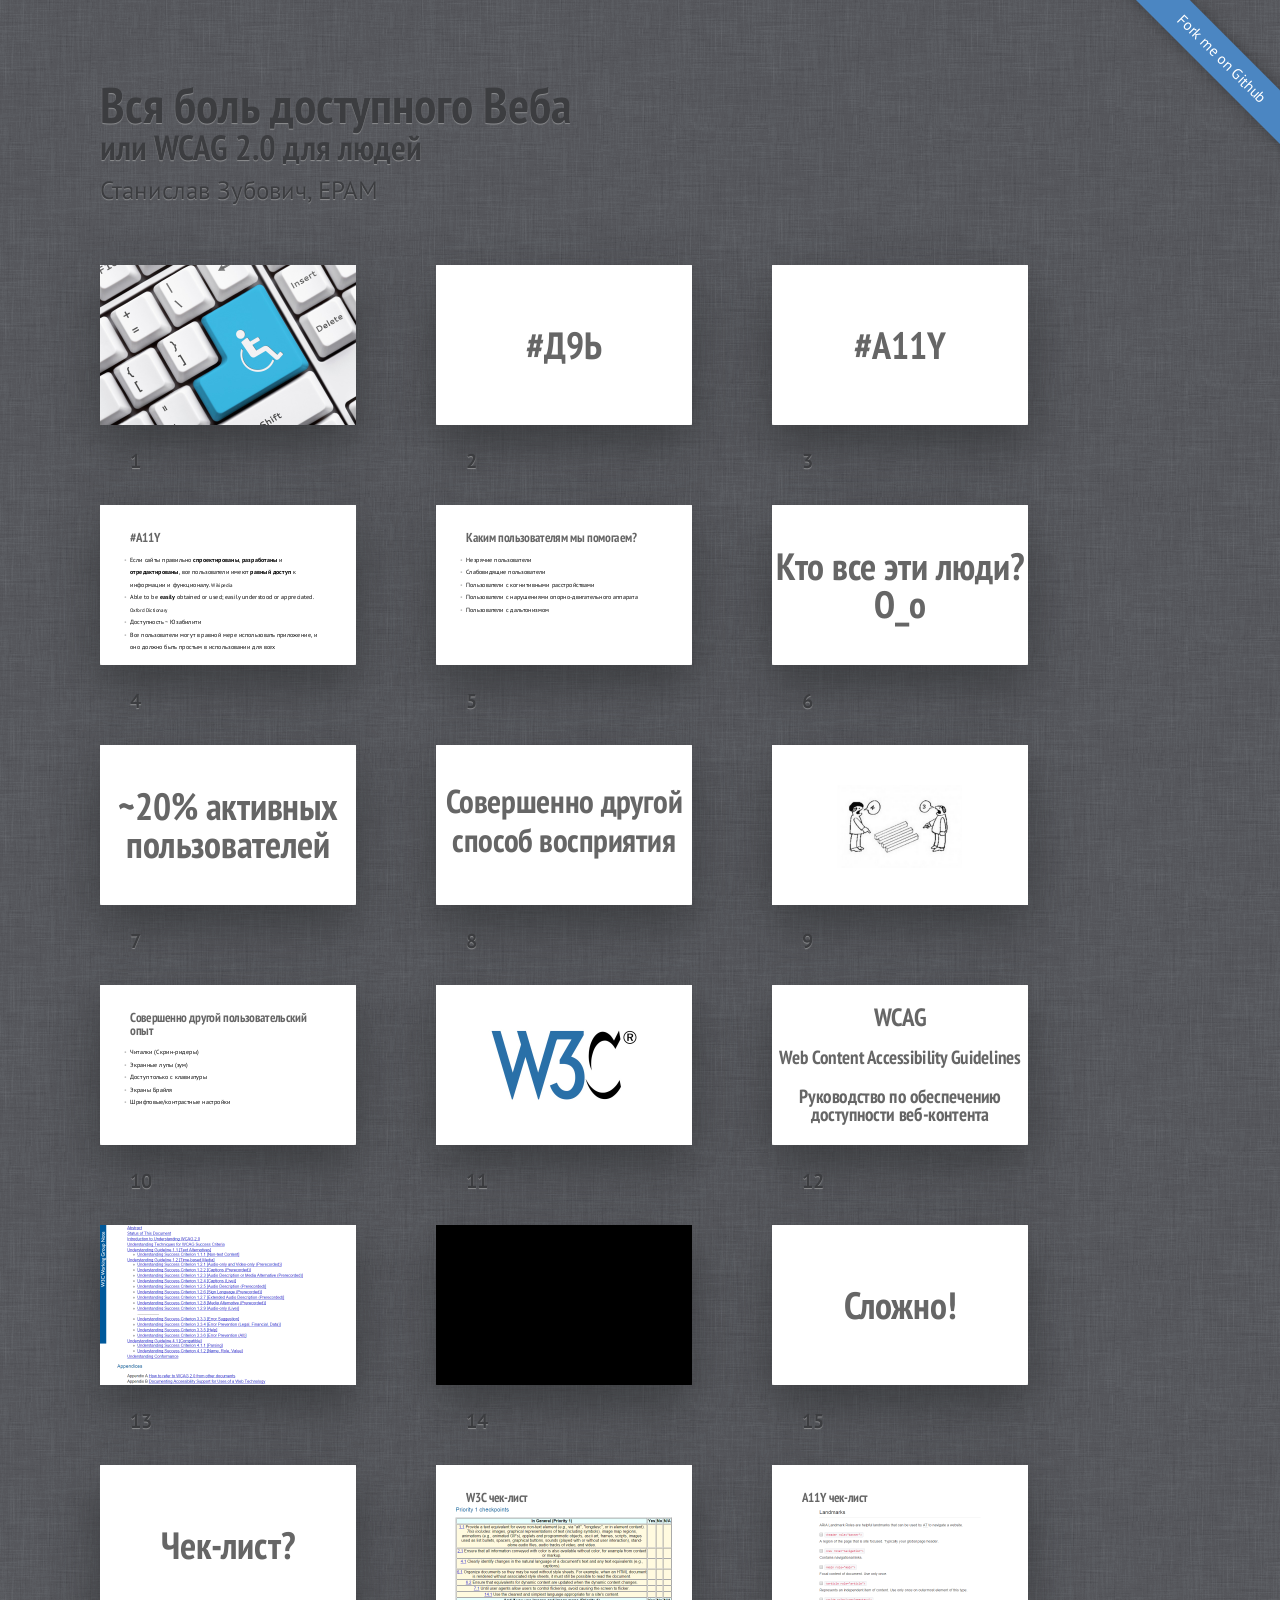
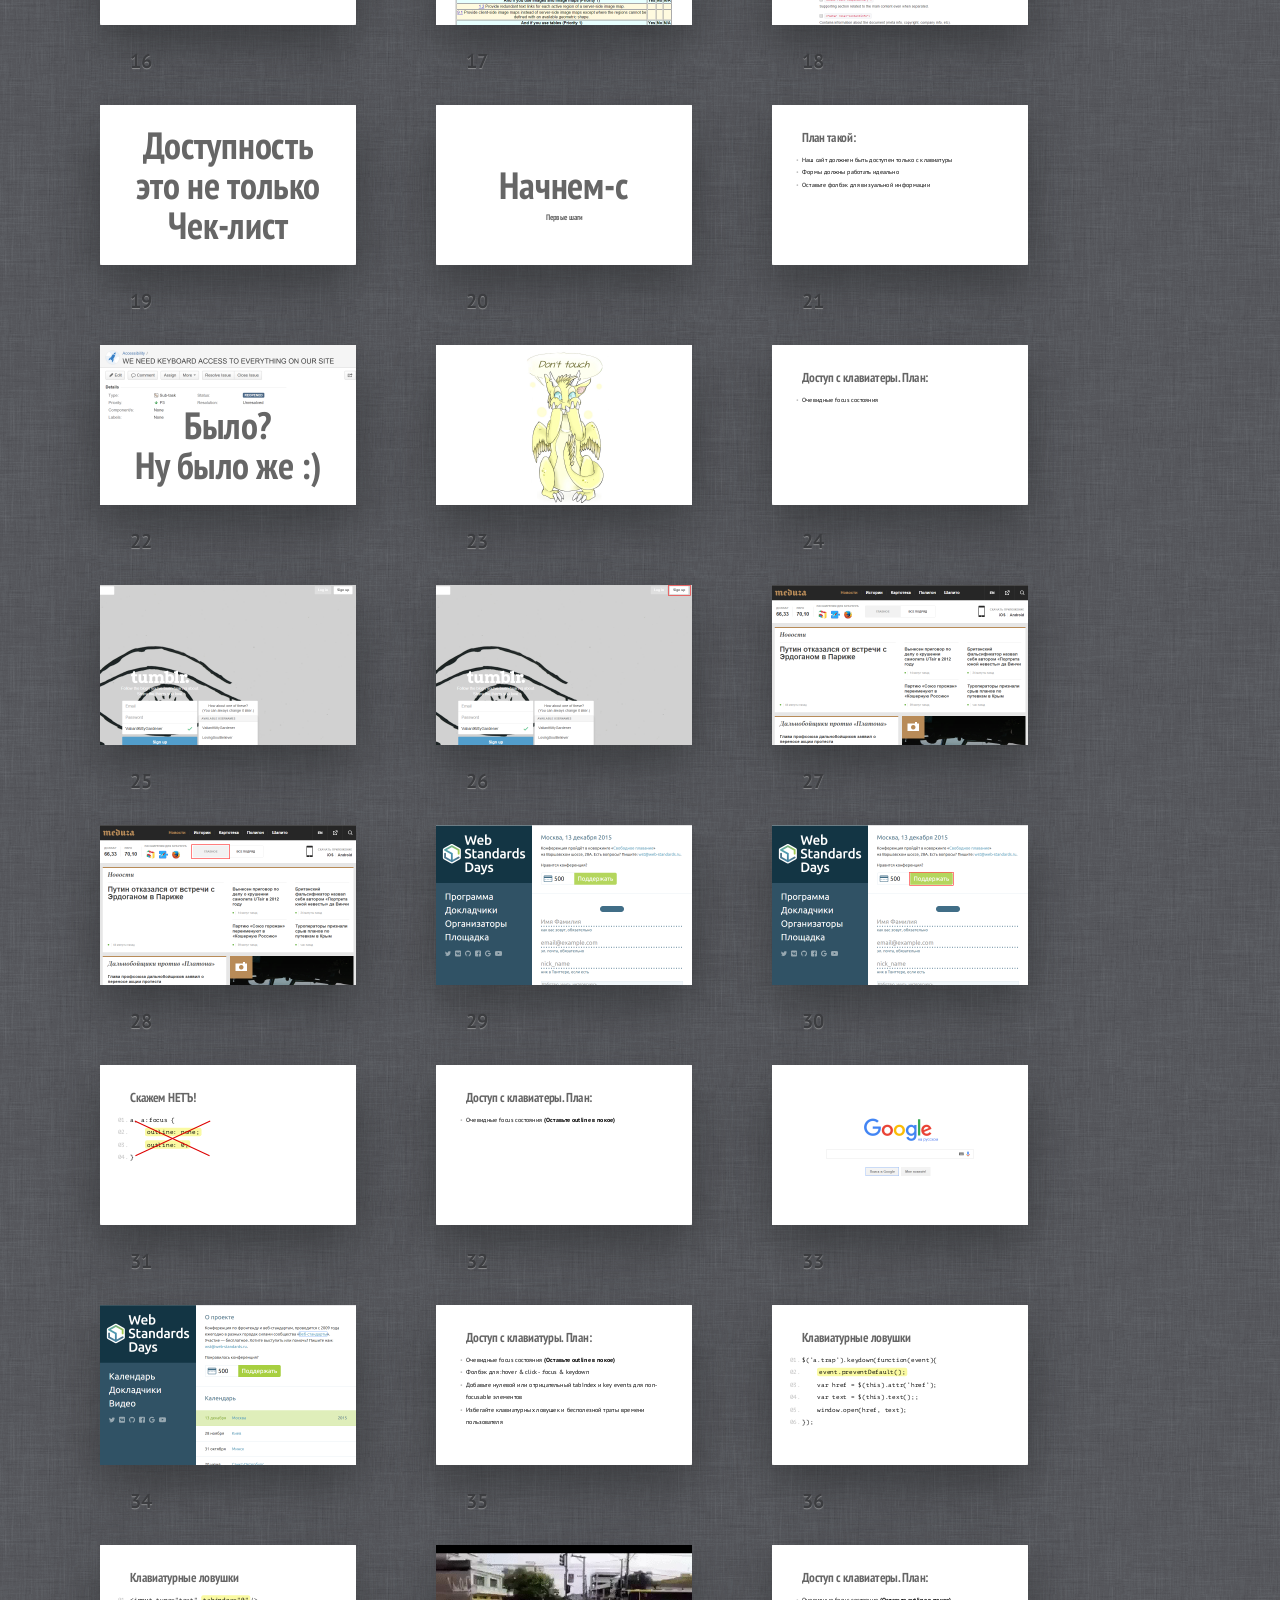
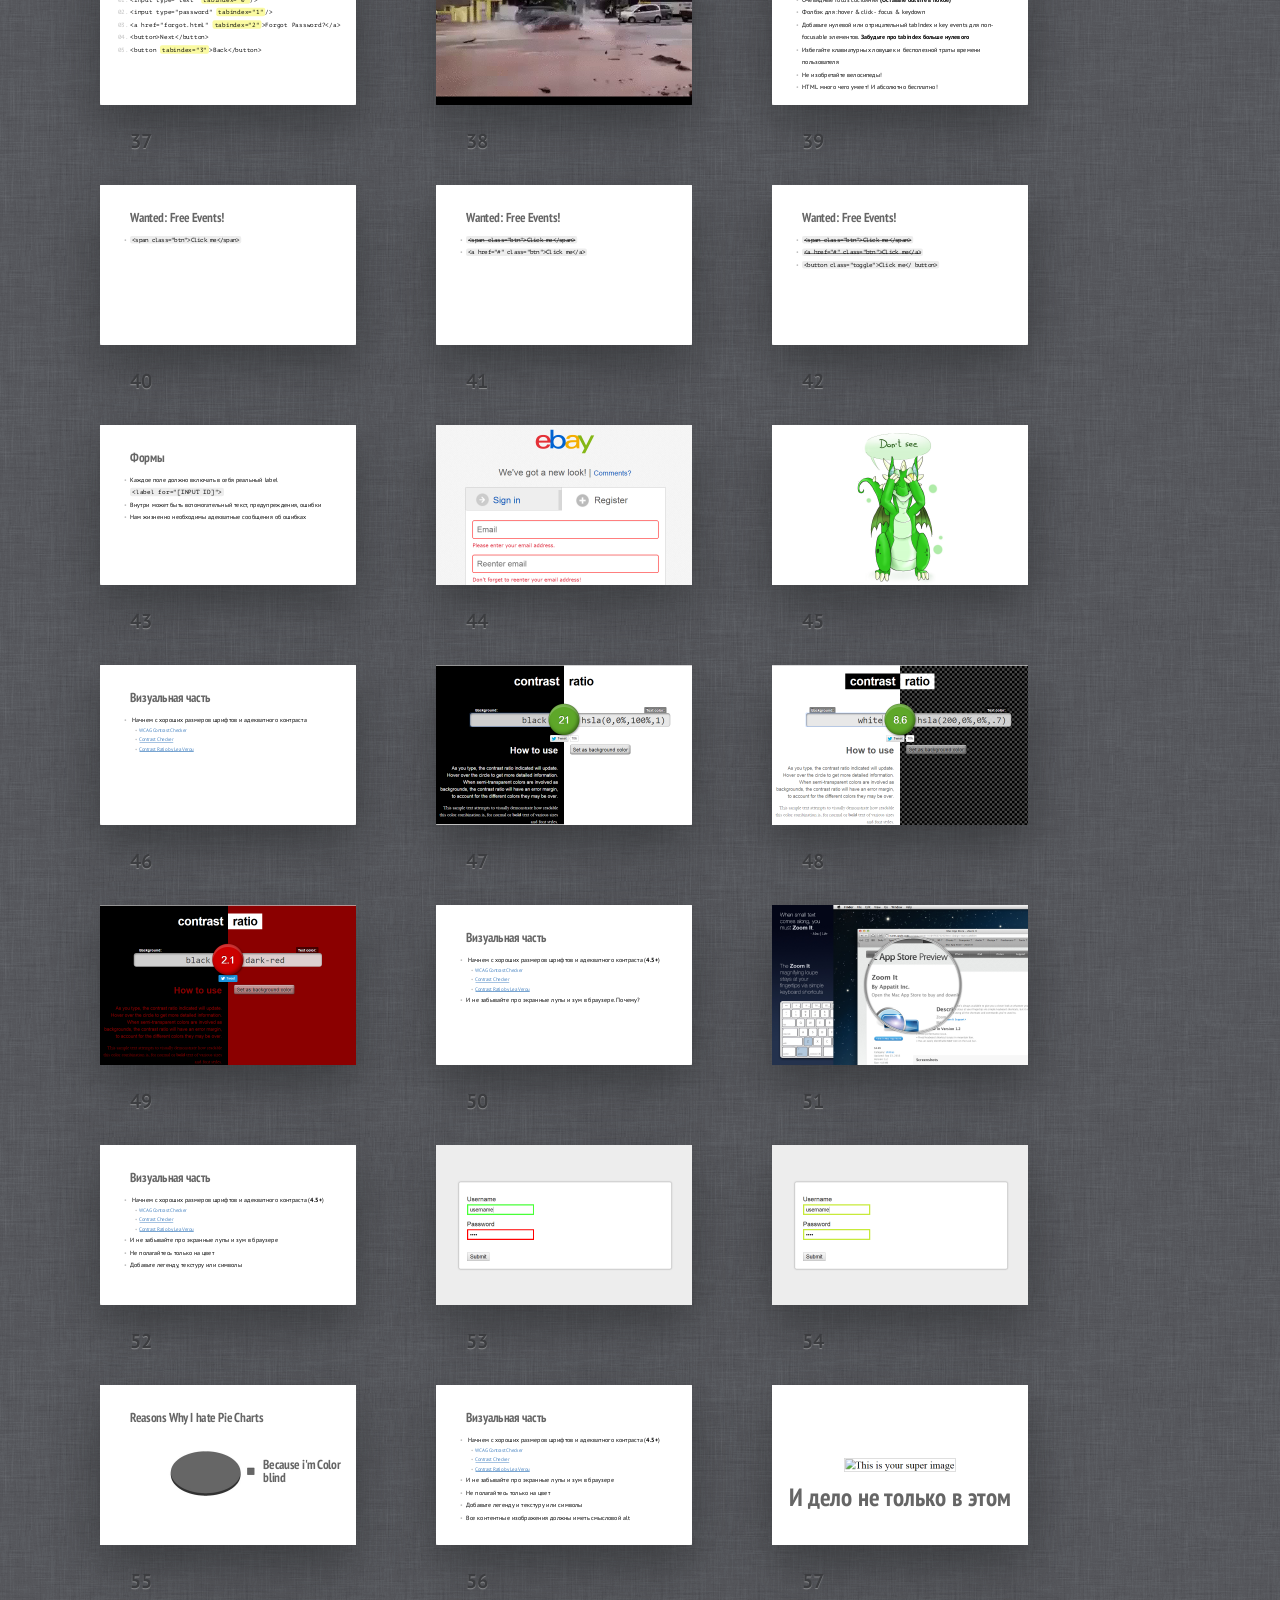
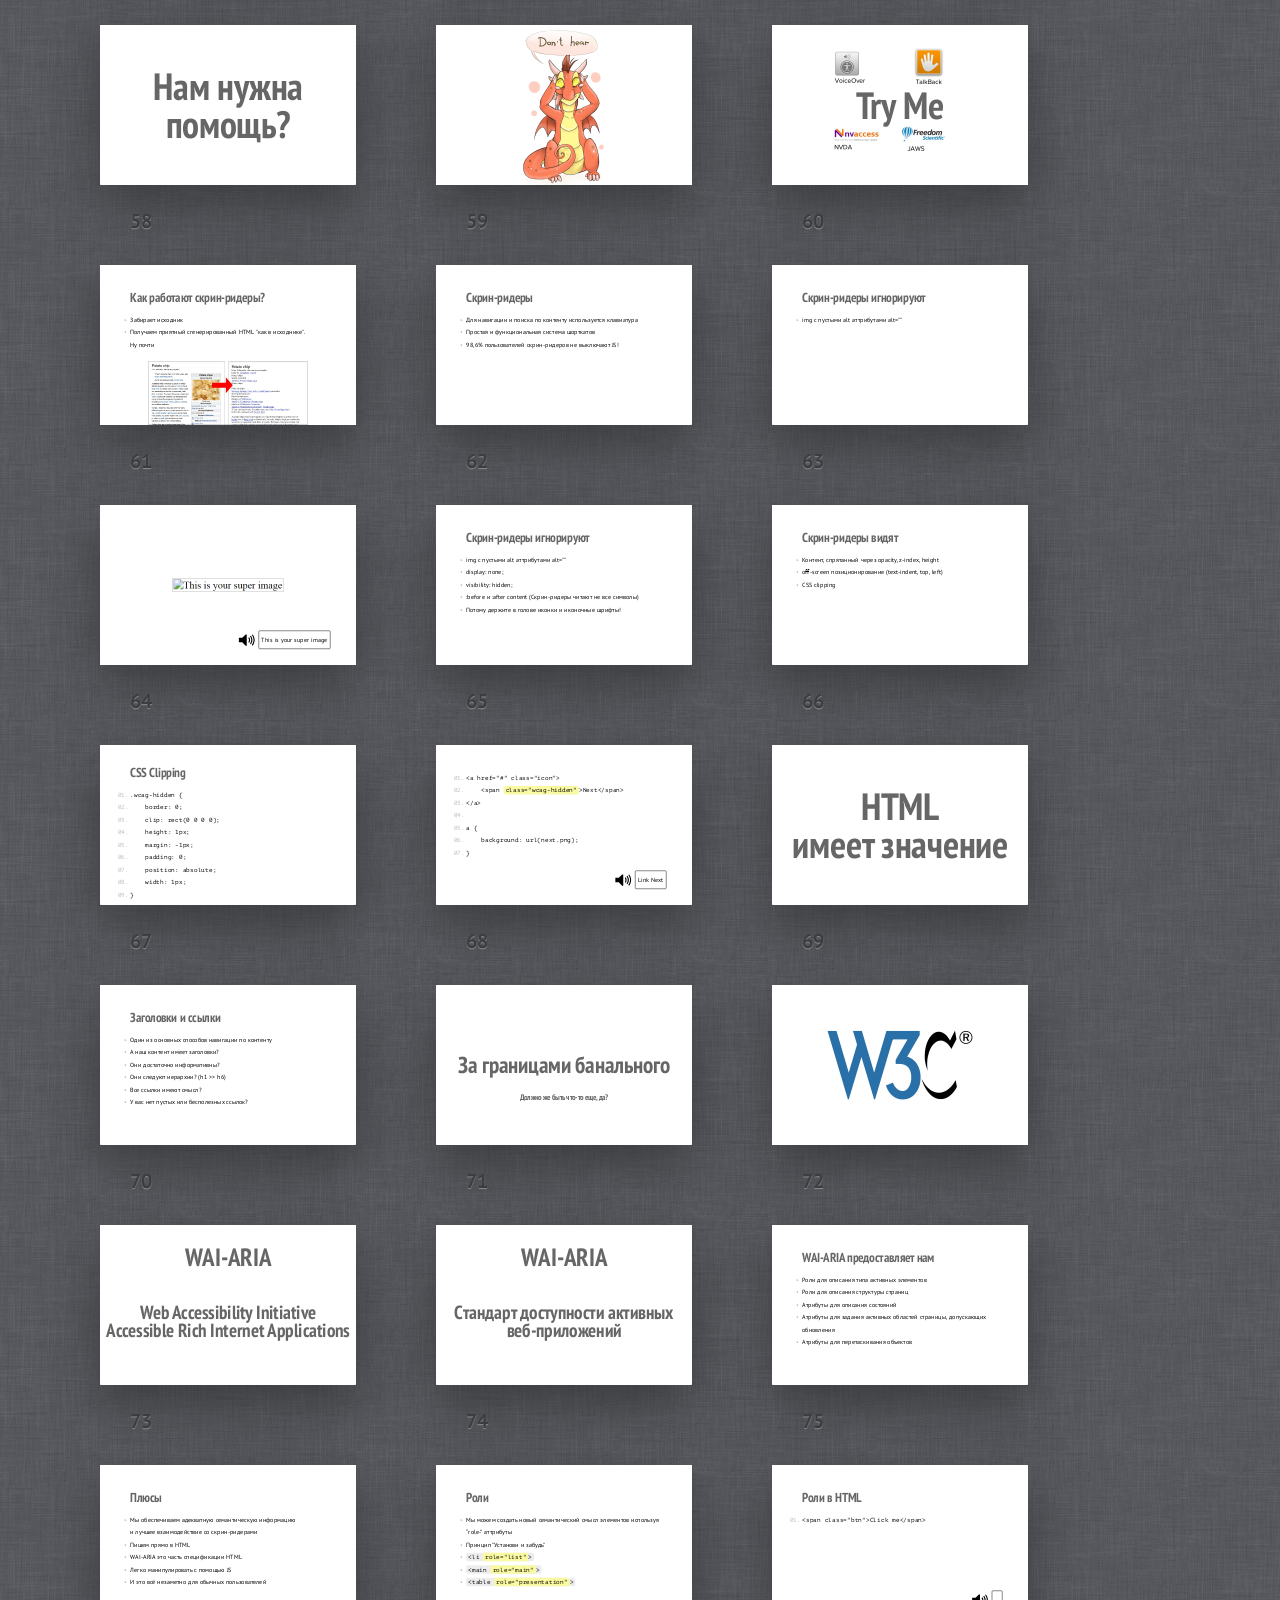
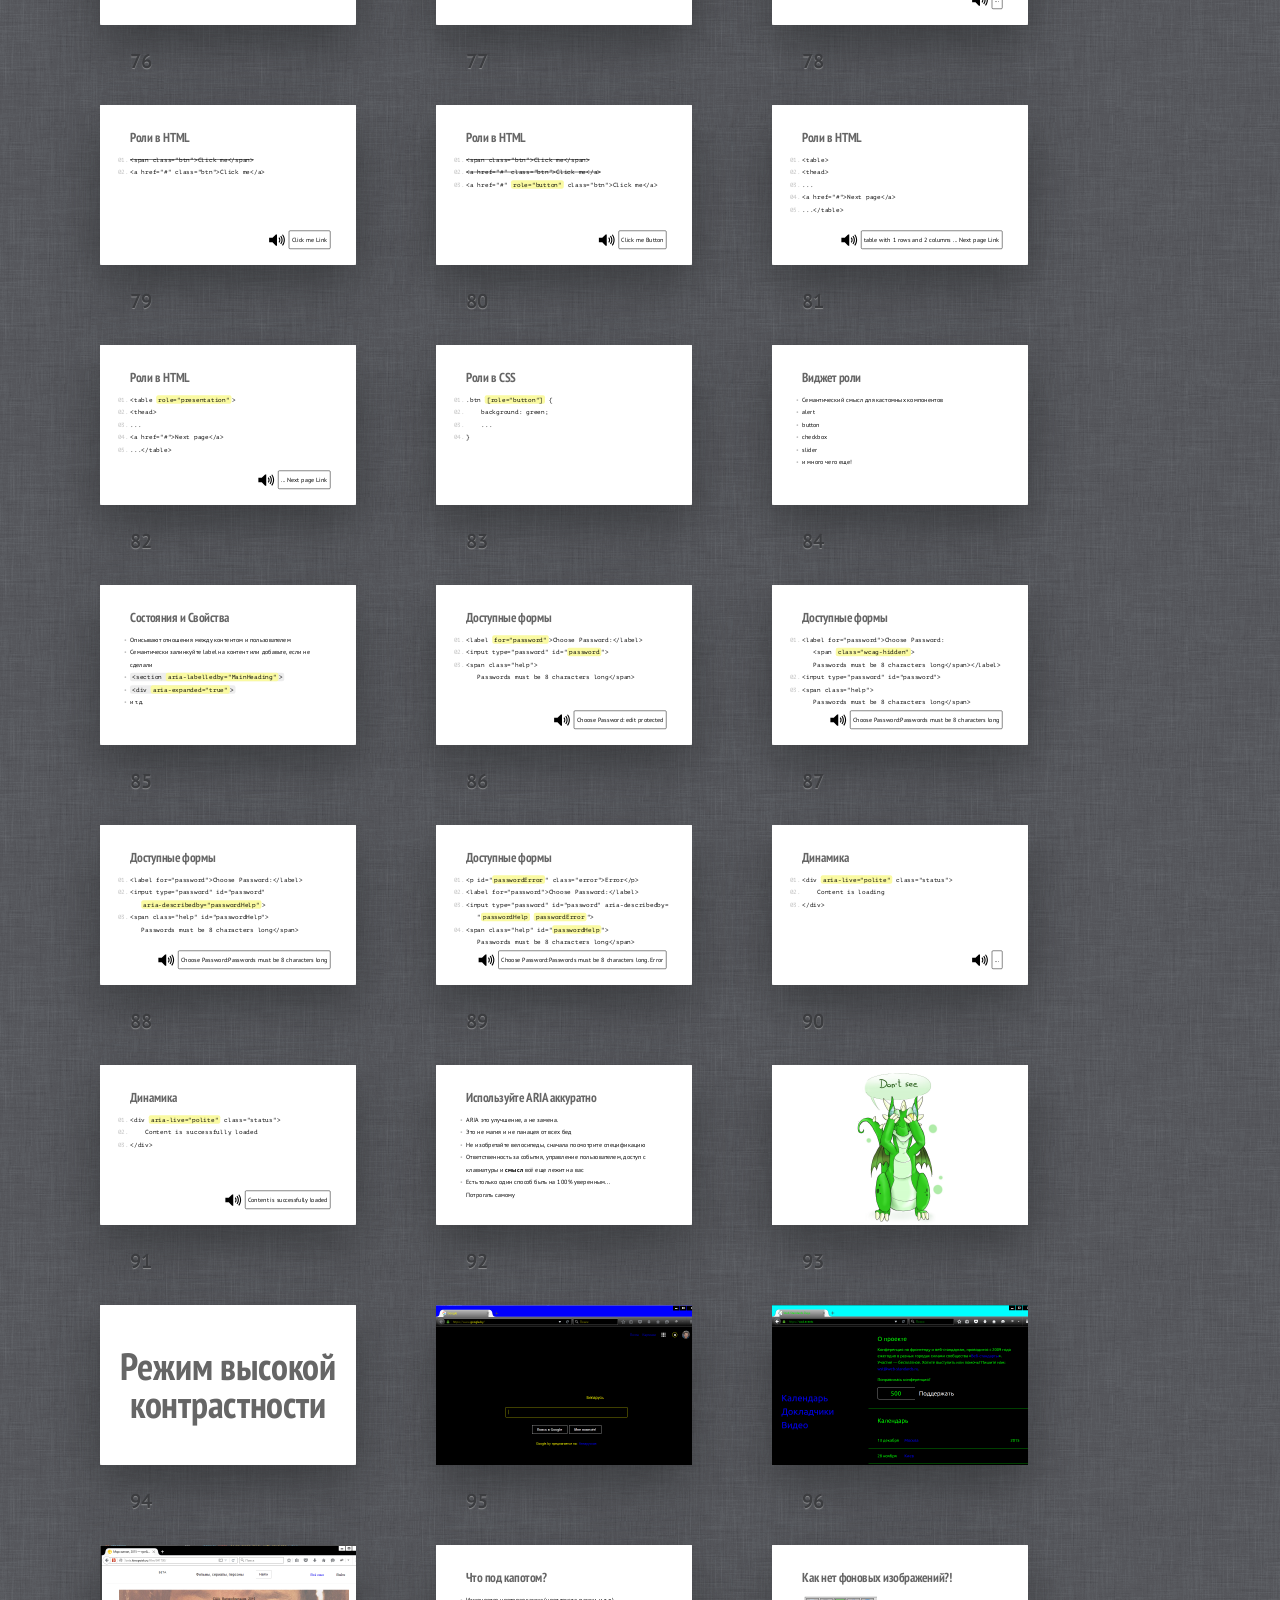
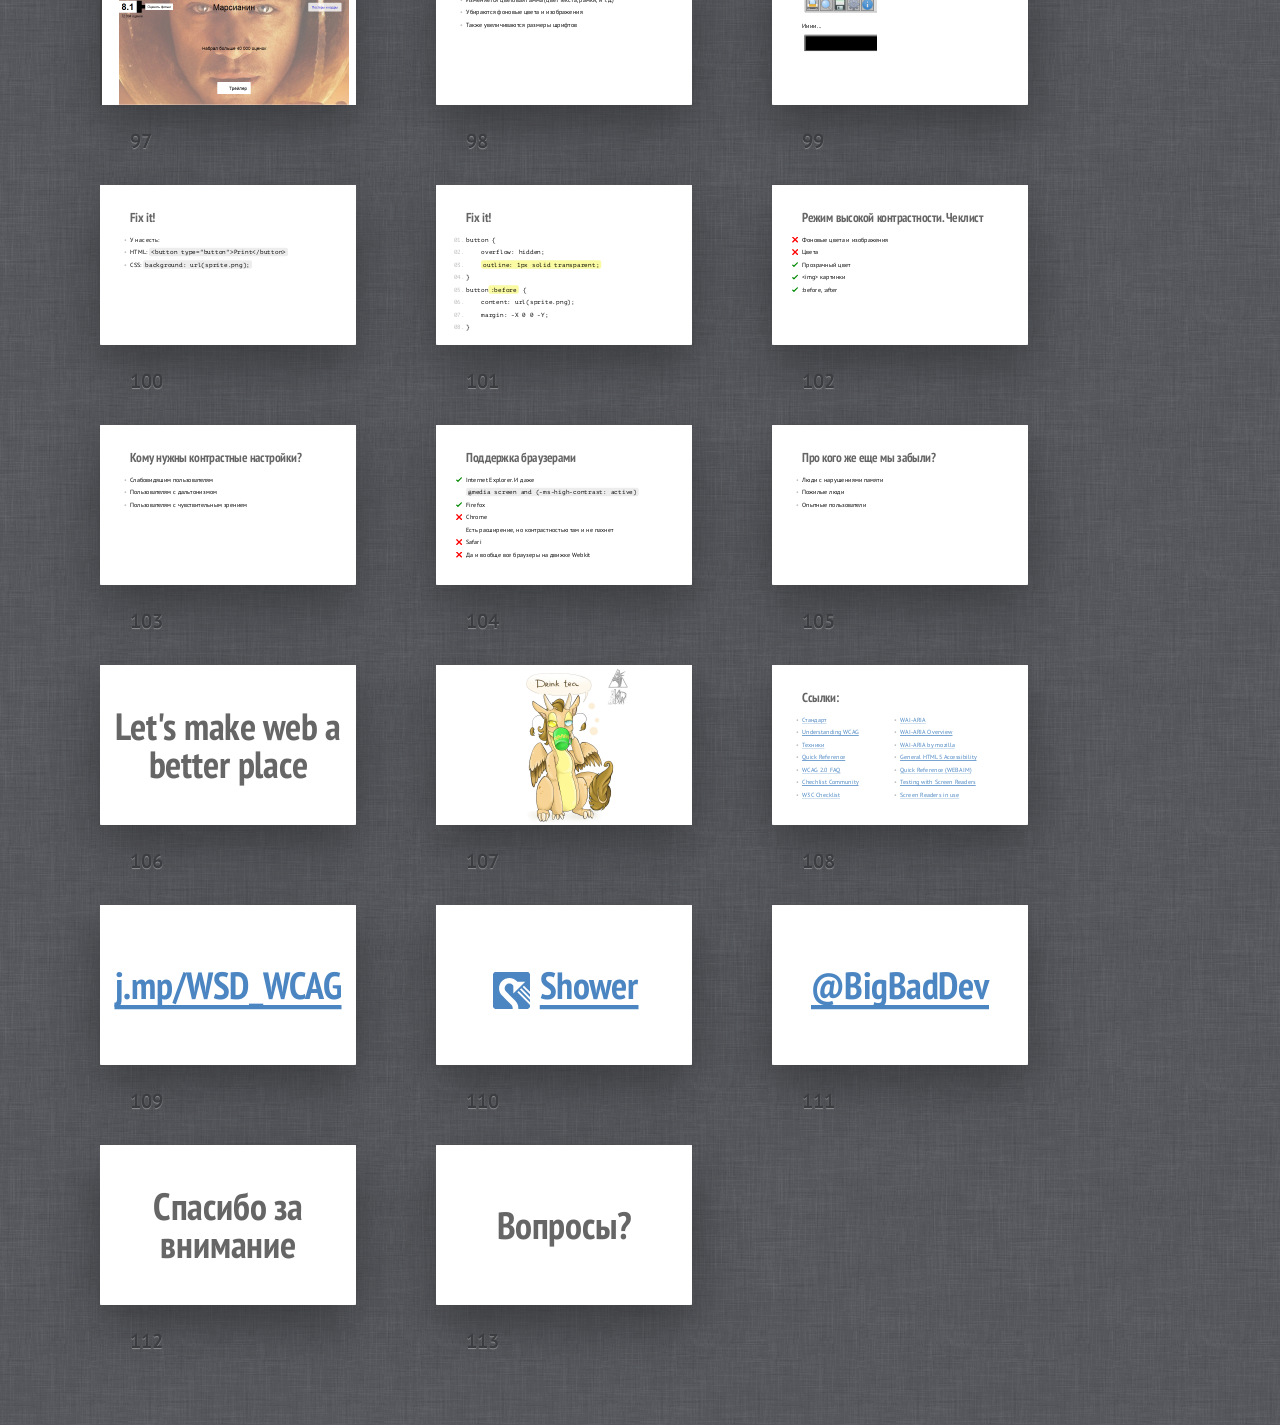
<file: index.html>
<!DOCTYPE HTML>
<html lang="en">
<head>
	<title>Вся боль доступного Веба</title>
	<meta charset="utf-8">
	<meta name="viewport" content="width=792, user-scalable=no">
	<meta http-equiv="x-ua-compatible" content="ie=edge">
	<link rel="stylesheet" href="shower/themes/ribbon/styles/screen.css">
	<link rel="stylesheet" href="index.css">
</head>
<body class="shower list">
	<header class="caption">
		<h1>Вся боль доступного Веба</h1>
		<h1 style="font-size: 35px"> или WCAG 2.0 для людей</h1>
		<p>Станислав Зубович, EPAM</p>
	</header>
	<section class="slide cover shout" id="Cover"><div>
		<img src="pictures/accessibility.jpg" alt="">
		</div></section>

	<section class="slide shout"><div>
		<h2>#Д9Ь</h2>
		</div></section>

	<section class="slide shout"><div>
		<h2>#A11Y</h2>
		</div></section>

	<section class="slide"><div>
		<h2>#A11Y</h2>
		<ul>
			<li class="next">Если сайты правильно <b>спроектированы</b>, <b>разработаны</b> и <b>отредактированы</b>, все пользователи имеют <b>равный доступ</b> к информации и функционалу. <small>Wikipedia</small></li>
			<li class="next">Able to be <b>easily</b> obtained or used; easily understood or appreciated. <small>Oxford Dictionary</small></li>
			<li class="next">Доступность ~ Юзабилити</li>
			<li class="next">Все пользователи могут в равной мере использовать приложение, и оно должно быть простым в использовании для всех</li>
		</ul>
		</div></section>

	<section class="slide"><div>
		<h2>Каким пользователям мы помогаем?</h2>
		<ul>
			<li>Незрячие пользователи</li>
			<li>Слабовидящие пользователи</li>
			<li>Пользователи с когнитивными расстройствами</li>
			<li>Пользователи с нарушениями опорно-двигательного аппарата</li>
			<li>Пользователи с дальтонизмом</li>
		</ul>
		</div></section>

	<section class="slide shout"><div>
		<h2>Кто все эти люди? О_о</h2>
		</div></section>

	<section class="slide shout"><div>
		<h2>~20% активных пользователей</h2>
		</div></section>

	<section class="slide shout"><div>
		<h2 style="margin-top:-20px; font-size:130px;line-height: 120%">Совершенно другой<br>способ восприятия</h2>
		</div></section>

	<section class="slide cover"><div>
		<img src="pictures/point_of_view.png" alt="">
		</div></section>

	<section class="slide"><div>
		<h2>Совершенно другой пользовательский опыт</h2>
		<ul>
			<li>Читалки (Скрин-ридеры)</li>
			<li>Экранные лупы (зум)</li>
			<li>Доступ только с клавиатуры</li>
			<li>Экраны Брайля</li>
			<li>Шрифтовые/контрастные настройки</li>
		</ul>
		</div></section>

	<section class="slide cover"><div>
		<img src="pictures/w3c.jpg" alt="">
		</div></section>

	<section class="slide shout shout_description"><div>
		<h2 class="definition">WCAG</h2>
		<div class="next">
			<h2 class="description">Web Content Accessibility Guidelines</h2>
			<h2 class="description sublevel">Руководство по обеспечению доступности веб-контента</h2>
		</div>
		</div></section>

	<section class="slide cover"><div>
		<img src="pictures/w3c_wcag.png" alt="">
		</div></section>

	<section class="slide cover"><div>
		<video id="point" data-scalable="" loop="" style="height: 640px;width: 1024px;z-index:2">
			<source src="pictures/point_of_view_fail.mp4" type="video/webm">
		</video>
		</div></section>

	<section class="slide shout"><div>
		<h2>Сложно!</h2>
		</div></section>

	<section class="slide shout"><div>
		<h2>Чек-лист?</h2>
		</div></section>

	<section class="slide cover"><div>
		<h2>W3C чек-лист</h2>
		<img src="pictures/checklist.png" alt="">
		</div></section>

	<section class="slide cover"><div>
		<h2>A11Y чек-лист</h2>
		<img src="pictures/checklist2.png" alt="">
		</div></section>

	<section class="slide shout"><div>
		<h2 style="margin-top:-160px">Доступность</h2>
		<h2>это не только</h2>
		<h2 style="margin-top:160px">Чек-лист</h2>
		</div></section>

	<section class="slide shout"><div>
		<h2>Начнем-с</h2>
		<h2 class="shout_h2_small">Первые шаги</h2>
		</div></section>

	<section class="slide"><div>
		<h2>План такой:</h2>
		<ul>
			<li class="next">Наш сайт должнен быть доступен только с клавиатуры</li>
			<li class="next">Формы должны работать идеально</li>
			<li class="next">Оставьте фолбэк для визуальной информации</li>
		</ul>
		</div></section>

	<section class="slide cover shout"><div>
		<h2>Было?</h2>
		<h2 class="next" style="margin-top:160px">Ну было же :)</h2>
		<img src="pictures/jira_issue.png" alt="">
		</div></section>

	<section class="slide cover shout"><div>
		<img src="pictures/dragon_touch.png" alt="">
		</div></section>

	<section class="slide"><div>
		<h2>Доступ с клавиатеры. План:</h2>
		<ul>
			<li>Очевидные focus состояния</li>
		</ul>
		</div></section>

	<section class="slide cover shout"><div>
		<img src="pictures/tumblr_outline.png" alt="">
		</div></section>

	<section class="slide cover shout"><div>
		<img src="pictures/tumblr_outline_reveal.png" alt="">
		</div></section>

	<section class="slide cover shout"><div>
		<img src="pictures/medusa_outline.png" alt="">
		</div></section>

	<section class="slide cover shout"><div>
		<img src="pictures/medusa_outline_reveal.png" alt="">
		</div></section>

	<section class="slide cover shout"><div>
		<img src="pictures/wsd_outline.png" alt="">
		</div></section>

	<section class="slide cover shout"><div>
		<img src="pictures/wsd_outline_reveal.png" alt="">
		</div></section>

	<section class="slide"><div>
		<h2>Скажем НЕТЪ!</h2>
		<pre class="deprecated">
			<code>a, a:focus {</code>
			<code>	<mark>outline: none;</mark></code>
			<code>	<mark>outline: 0;</mark></code>
			<code>}</code>
			<next></next>
			<div class="cross next"></div>
		</pre>
		</div></section>

	<section class="slide"><div>
		<h2>Доступ с клавиатеры. План:</h2>
		<ul>
			<li>Очевидные focus состояния <b class="next">(Оставьте outline в покое)</b></li>
		</ul>
		</div></section>

	<section class="slide cover shout"><div>
		<img src="pictures/outline_google.png" alt="">
		</div></section>

	<section class="slide cover shout"><div>
		<img src="pictures/outline_wsd.png" alt="">
		</div></section>

	<section class="slide"><div>
		<h2>Доступ с клавиатуры. План:</h2>
		<ul>
			<li>Очевидные focus состояния <b>(Оставьте outline в покое)</b></li>
			<li class="next">Фолбэк для :hover &amp; click - <span class="next">:focus &amp; keydown</span></li>
			<li class="next">Добавьте нулевой или отрицательный tabIndex и key events для non-focusable элементов</li>
			<li class="next">Избегайте клавиатурных ловушек и бесполезной траты времени пользователя</li>
		</ul>
		</div></section>

	<section class="slide"><div>
		<h2>Клавиатурные ловушки</h2>
		<pre>
			<code>$(‘a.trap’).keydown(function(event){</code>
			<code>	<mark>event.preventDefault();</mark></code>
			<code>	var href = $(this).attr(‘href’);</code>
			<code>	var text = $(this).text();;</code>
			<code>	window.open(href, text);</code>
			<code>});</code>
		</pre>
		</div></section>

	<section class="slide"><div>
		<h2>Клавиатурные ловушки</h2>
		<pre>
			<code>&lt;input type="text" <mark>tabindex="0"</mark>/></code>
			<code>&lt;input type="password" <mark>tabindex="1"</mark>/></code>
			<code>&lt;a href="forgot.html" <mark>tabindex="2"</mark>>Forgot Password?&lt;/a></code>
			<code>&lt;button&gt;Next&lt;/button&gt;</code>
			<code>&lt;button <mark>tabindex="3"</mark>&gt;Back&lt;/button&gt;</code>
		</pre>
		</div></section>

	<section class="slide cover"><div>
		<video id="oops" data-scalable="" loop="" style="height: 640px;width: 1024px;z-index:2">
			<source src="pictures/fail.webm" type="video/webm">
		</video>
		</div></section>

	<section class="slide"><div>
		<h2>Доступ с клавиатеры. План:</h2>
		<ul>
			<li>Очевидные focus состояния <b>(Оставьте outline в покое)</b></li>
			<li>Фолбэк для :hover &amp; click - <span>:focus &amp; keydown</span></li>
			<li>Добавьте нулевой или отрицательный tabIndex и key events для non-focusable элементов. <b>Забудьте про tabindex больше нулевого</b></li>
			<li>Избегайте клавиатурных ловушек и бесполезной траты времени пользователя</li>
			<li class="next">Не изобретайте велосипеды!</li>
			<li class="next">HTML много чего умеет! И абсолютно бесплатно!</li>
		</ul>
		</div></section>

	<section class="slide code_88"><div>
		<h2>Wanted: Free Events!</h2>
		<ul>
			<li><code>&lt;span class="btn"&gt;Click me&lt;/span&gt;</code></li>
		</ul>
		</div></section>

	<section class="slide code_88"><div>
		<h2>Wanted: Free Events!</h2>
		<ul>
			<li><s><code>&lt;span class="btn"&gt;Click me&lt;/span&gt;</code></s></li>
			<li class="next"><code>&lt;a href="#" class="btn"&gt;Click me&lt;/a&gt;</code></li>
		</ul>
		</div></section>

	<section class="slide code_88"><div>
		<h2>Wanted: Free Events!</h2>
		<ul>
			<li><s><code>&lt;span class="btn"&gt;Click me&lt;/span&gt;</code></s></li>
			<li><s><code>&lt;a href="#" class="btn"&gt;Click me&lt;/a&gt;</code></s></li>
			<li class="next"><code>&lt;button class="toggle"&gt;Click me&lt;/ button&gt;</code></li>
		</ul>
		</div></section>

	<section class="slide"><div>
		<h2>Формы</h2>
		<ul>
			<li>Каждое поле должно включать в себя реальный label <br><code>&lt;label for="[INPUT ID]"&gt;</code></li>
			<li class="next">Внутри может быть вспомогательный текст, предупреждения, ошибки</li>
			<li class="next">Нам жизненно необходимы адекватные cообщения об ошибках</li>
		</ul>
		</div></section>

	<section class="slide cover"><div>
		<img src="pictures/ebay_form.png" alt="">
		</div></section>

	<section class="slide cover shout"><div>
		<img src="pictures/dragon_see.png" alt="">
		</div></section>

	<section class="slide"><div>
		<h2>Визуальная часть</h2>
		<ul>
			<li>
				Начнем с хороших размеров шрифтов и адекватного контраста
				<ul style="font-size:75%">
					<li><a href="http://mzl.la/1eeYiyf">WCAG Contrast Checker</a></li>
					<li><a href="http://bit.ly/1eeYZYh">Contrast Checker</a></li>
					<li><a href="http://bit.ly/1QyZ2GW">Contrast Ratio by Lea Verou</a></li>
				</ul>
			</li>
		</ul>
		</div></section>

	<section class="slide cover" style="background: #fff;"><div>
		<img src="pictures/contrast.png" alt="">
		</div></section>

	<section class="slide cover" style="background: #fff;"><div>
		<img src="pictures/contrast2.png" alt="">
		</div></section>

	<section class="slide cover" style="background: #fff;"><div>
		<img src="pictures/contrast3.png" alt="">
		</div></section>

	<section class="slide"><div>
		<h2>Визуальная часть</h2>
		<ul>
			<li>
				Начнем с хороших размеров шрифтов и адекватного контраста (<b>4.5+</b>)
				<ul style="font-size:75%">
					<li><a href="http://mzl.la/1eeYiyf">WCAG Contrast Checker</a></li>
					<li><a href="http://bit.ly/1eeYZYh">Contrast Checker</a></li>
					<li><a href="http://bit.ly/1QyZ2GW">Contrast Ratio by Lea Verou</a></li>
				</ul>
			</li>
			<li class="next">И не забывайте про экранные лупы и зум в браузере. <span class="next">Почему?</span></li>
		</ul>
		</div></section>

	<section class="slide cover" style="background: #fff;"><div>
		<img src="pictures/magnifier.png" alt="">
		</div></section>

	<section class="slide"><div>
		<h2>Визуальная часть</h2>
		<ul>
			<li>
				Начнем с хороших размеров шрифтов и адекватного контраста (<b>4.5+</b>)
				<ul style="font-size:75%">
					<li><a href="http://mzl.la/1eeYiyf">WCAG Contrast Checker</a></li>
					<li><a href="http://bit.ly/1eeYZYh">Contrast Checker</a></li>
					<li><a href="http://bit.ly/1QyZ2GW">Contrast Ratio by Lea Verou</a></li>
				</ul>
			</li>
			<li>И не забывайте про экранные лупы и зум в браузере</li>
			<li class="next">Не полагайтесь только на цвет</li>
			<li class="next">Добавьте легенду, текстуру или символы</li>
		</ul>
		</div></section>

	<section class="slide cover"><div>
		<img src="pictures/from_rg_blind1.png" alt="">
		</div></section>

	<section class="slide cover"><div>
		<img src="pictures/from_rg_blind2.png" alt="">
		</div></section>

	<section class="slide cover"><div>
		<h2>Reasons Why I hate Pie Charts</h2>
		<h2 style="position: absolute; right:6%; top:46%;">Because i'm Color <br>blind</h2>
		<img src="pictures/piechart.png" alt="">
		</div></section>

	<section class="slide"><div>
		<h2>Визуальная часть</h2>
		<ul>
			<li>
				Начнем с хороших размеров шрифтов и адекватного контраста (<b>4.5+</b>)
				<ul style="font-size:75%">
					<li><a href="http://mzl.la/1eeYiyf">WCAG Contrast Checker</a></li>
					<li><a href="http://bit.ly/1eeYZYh">Contrast Checker</a></li>
					<li><a href="http://bit.ly/1QyZ2GW">Contrast Ratio by Lea Verou</a></li>
				</ul>
			</li>
			<li>И не забывайте про экранные лупы и зум в браузере</li>
			<li>Не полагайтесь только на цвет</li>
			<li>Добавьте легенду и текстуру или символы</li>
			<li class="next">Все контентные изображения должны иметь смысловой alt</li>
		</ul>
		</div></section>

	<section class="slide cover shout"><div>
		<img src="pictures/image_alt.png" alt="">
		<h2 class="next" style="top:70%; font-size:100px">И дело не только в этом</h2>
		</div></section>

	<section class="slide shout"><div>
		<h2>Нам нужна помощь?</h2>
		</div></section>

	<section class="slide cover shout"><div>
		<img src="pictures/dragon_listen.png" alt="">
		</div></section>

	<section class="slide shout cover"><div>
		<h2>Try Me</h2>
		<img src="pictures/readers.jpg" alt="">
		</div></section>

	<section class="slide cover"><div>
		<h2>Как работают скрин-ридеры?</h2>
		<ul>
			<li>Забирает исходник</li>
			<li class="next">Получаем приятный сгенерированный HTML "как в исходнике". <br>Ну почти</li>
		</ul>
		<img src="pictures/blank.jpg" alt="">
		<img src="pictures/reader_html.jpg" alt="" class="next">
		</div></section>

	<section class="slide"><div>
		<h2>Скрин-ридеры</h2>
		<ul>
			<li>Для навигации и поиска по контенту используется клавиатура</li>
			<li>Простая и функциональная система шорткатов</li>
			<li>98,6% пользователей скрин-ридеров не выключают JS!</li>
		</ul>
		</div></section>

	<section class="slide"><div>
		<h2>Скрин-ридеры игнорируют</h2>
		<ul>
			<li>img с пустыми alt аттрибутами alt=""</li>
		</ul>
		</div></section>

	<section class="slide cover"><div>
		<img src="pictures/image_alt.png" alt="">
		<div class="wcag-block"><div class="wcag-read">This is your super image</div></div>
		</div></section>

	<section class="slide"><div>
		<h2>Скрин-ридеры игнорируют</h2>
		<ul>
			<li>img с пустыми alt аттрибутами alt=""</li>
			<li>display: none;</li>
			<li>visibility: hidden;</li>
			<li>:before и :after content (Скрин-ридеры читают не все символы)</li>
			<li>Потому держите в голове иконки и иконочные шрифты!</li>
		</ul>
		</div></section>

	<section class="slide"><div>
		<h2>Скрин-ридеры видят</h2>
		<ul>
			<li>Контент, спрятанный через opacity, z-index, height</li>
			<li>oﬀ-screen позиционирование (text-indent, top, left)</li>
			<li>CSS clipping</li>
		</ul>
		</div></section>

	<section class="slide"><div>
		<h2 style="margin-top:-20px;">CSS Clipping</h2>
		<pre>
			<code>.wcag-hidden {</code>
			<code>	border: 0;</code>
			<code>	clip: rect(0 0 0 0);</code>
			<code>	height: 1px;</code>
			<code>	margin: -1px;</code>
			<code>	padding: 0;</code>
			<code>	position: absolute;</code>
			<code>	width: 1px;</code>
			<code>}</code>
		</pre>
		</div></section>

	<section class="slide"><div>
		<pre>
			<code>&lt;a href="#" class="icon"&gt;</code>
			<code>	&lt;span <mark>class="wcag-hidden"</mark>&gt;Next&lt;/span&gt;</code>
			<code>&lt;/a&gt;</code>
			<code><br></code>
			<code>a {</code>
			<code>	background: url(next.png);</code>
			<code>}</code>
		</pre>
		<div class="wcag-block"><div class="wcag-read">Link Next</div></div>
		</div></section>

	<section class="slide shout"><div>
		<h2>HTML<br>имеет значение</h2>
		</div></section>

	<section class="slide"><div>
		<h2>Заголовки и ссылки</h2>
		<ul>
			<li>Один из основных способов навигации по контенту</li>
			<li class="next">А наш контент имеет заголовки?</li>
			<li class="next">Они достаточно информативны?</li>
			<li class="next">Они следуют иерархии? (h1 >> h6)</li>
			<li class="next">Все ссылки имеют смысл?</li>
			<li class="next">У вас нет пустых или бесполезных ссылок?</li>
		</ul>
		</div></section>

	<section class="slide shout"><div>
		<h2 class="shout_h2_big_2lines">За границами банального</h2>
		<h2 class="shout_h2_small">Должно же быть что-то еще, да?</h2>
		</div></section>

	<section class="slide cover"><div>
		<img src="pictures/w3c.jpg" alt="">
		</div></section>

	<section class="slide shout shout_description"><div>
		<h2 class="definition">WAI-ARIA</h2>
		<div class="next">
			<h2 class="description">Web Accessibility Initiative<br>Accessible Rich Internet Applications</h2>
		</div>
		</div></section>

	<section class="slide shout shout_description"><div>
		<h2 class="definition">WAI-ARIA</h2>
		<div>
			<h2 class="description">Cтандарт доступности активных <br>веб-приложений</h2>
		</div>
		</div></section>

	<section class="slide"><div>
		<h2>WAI-ARIA предоставляет нам</h2>
		<ul>
			<li>Роли для описания типа активных элементов</li>
			<li>Роли для описания структуры страниц</li>
			<li>Атрибуты для описания состояний</li>
			<li>Атрибуты для задания активных областей страницы, допускающих обновления</li>
			<li>Атрибуты для перетаскивания объектов</li>
		</ul>
		</div></section>

	<section class="slide"><div>
		<h2>Плюсы</h2>
		<ul>
			<li>Мы обеспечиваем адекватную семантическую информацию<br> и лучшее взаимодействие со скрин-ридерами</li>
			<li>Пишем прямо в HTML</li>
			<li>WAI-ARIA это часть спецификации HTML</li>
			<li>Легко манипулировать с помощью JS</li>
			<li>И это всё незаметно для обычных пользователей</li>
		</ul>
		</div></section>

	<section class="slide"><div>
		<h2>Роли</h2>
		<ul>
			<li>Мы можем создать новый семантический смысл элементов используя “role-” аттрибуты</li>
			<li>Принцип "Установи и забудь"</li>
			<li><code>&lt;li <mark>role="list"</mark>&gt;</code></li>
			<li><code>&lt;main <mark>role="main"</mark>&gt;</code></li>
			<li><code>&lt;table <mark>role="presentation"</mark>&gt;</code></li>
		</ul>
		</div></section>

	<section class="slide"><div>
		<h2>Роли в HTML</h2>
		<pre>
			<code>&lt;span class="btn"&gt;Click me&lt;/span&gt;</code>
			<div class="wcag-block"><div class="wcag-read">...</div></div>
		</pre>
		</div></section>

	<section class="slide"><div>
		<h2>Роли в HTML</h2>
		<pre>
			<code><s>&lt;span class="btn"&gt;Click me&lt;/span&gt;</s></code>
			<code>&lt;a href="#" class="btn"&gt;Click me&lt;/a&gt;</code>
			<div class="wcag-block"><div class="wcag-read">Click me Link</div></div>
		</pre>
		</div></section>

	<section class="slide"><div>
		<h2>Роли в HTML</h2>
		<pre>
			<code><s>&lt;span class="btn"&gt;Click me&lt;/span&gt;</s></code>
			<code><s>&lt;a href="#" class="btn"&gt;Click me&lt;/a&gt;</s></code>
			<code>&lt;a href="#" <mark>role="button"</mark> class="btn"&gt;Click me&lt;/a&gt;</code>
			<div class="wcag-block"><div class="wcag-read">Click me Button</div></div>
		</pre>
		</div></section>

	<section class="slide"><div>
		<h2>Роли в HTML</h2>
		<pre>
			<code>&lt;table&gt;</code>
			<code>&lt;thead&gt;</code>
			<code>...</code>
			<code>&lt;a href="#"&gt;Next page&lt;/a&gt;</code>
			<code>...&lt;/table&gt;</code>
			<div class="wcag-block"><div class="wcag-read">table with 1 rows and 2 columns ... Next page Link</div></div>
		</pre>
		</div></section>

	<section class="slide"><div>
		<h2>Роли в HTML</h2>
		<pre>
			<code>&lt;table <mark>role="presentation"</mark>&gt;</code>
			<code>&lt;thead&gt;</code>
			<code>...</code>
			<code>&lt;a href="#"&gt;Next page&lt;/a&gt;</code>
			<code>...&lt;/table&gt;</code>
			<div class="wcag-block"><div class="wcag-read">... Next page Link</div></div>
		</pre>
		</div></section>

	<section class="slide"><div>
		<h2>Роли в CSS</h2>
		<pre>
			<code>.btn <mark class="next">[role="button"]</mark> {</code>
			<code>	background: green;</code>
			<code>	...</code>
			<code>}</code>
		</pre>
		</div></section>

	<section class="slide"><div>
		<h2>Виджет роли</h2>
		<ul>
			<li>Семантический смысл для кастомных компонентов</li>
			<li>alert</li>
			<li>button</li>
			<li>checkbox</li>
			<li>slider</li>
			<li>и много чего еще!</li>
		</ul>
		</div></section>

	<section class="slide"><div>
		<h2>Состояния и Свойства</h2>
		<ul>
			<li>Описывают отношения между контентом и пользователем</li>
			<li>Семантически залинкуйте label на контент или добавьте, если не сделали</li>
			<li><code>&lt;section <mark>aria-labelledby="MainHeading"</mark>&gt;</code></li>
			<li><code>&lt;div <mark>aria-expanded="true"</mark>&gt;</code></li>
			<li>и т.д.</li>			
		</ul>
		</div></section>

	<section class="slide"><div>
		<h2>Доступные формы</h2>
		<pre>
			<code>&lt;label <mark>for="password"</mark>>Choose Password:&lt;/label></code>
			<code>&lt;input type="password" id="<mark>password</mark>"></code>
			<code>&lt;span class="help"><br>   Passwords must be 8 characters long&lt;/span></code>
			<div class="wcag-block"><div class="wcag-read">Choose Password: edit protected</div></div>
		</pre>
		</div></section>

	<section class="slide"><div>
		<h2>Доступные формы</h2>
		<pre>
			<code>&lt;label for="password">Choose Password:<br>   &lt;span <mark>class="wcag-hidden"</mark>><br>   Passwords must be 8 characters long&lt;/span>&lt;/label></code>
			<code>&lt;input type="password" id="password"></code>
			<code>&lt;span class="help"><br>   Passwords must be 8 characters long&lt;/span></code>
			<div class="wcag-block"><div class="wcag-read">Choose Password:Passwords must be 8 characters long</div></div>
		</pre>
		</div></section>

	<section class="slide"><div>
		<h2>Доступные формы</h2>
		<pre>
			<code>&lt;label for="password">Choose Password:&lt;/label></code>
			<code>&lt;input type="password" id="password" <br>   <mark>aria-describedby="passwordHelp"</mark>></code>
			<code>&lt;span class="help" id="passwordHelp"><br>   Passwords must be 8 characters long&lt;/span></code>
			<div class="wcag-block"><div class="wcag-read">Choose Password:Passwords must be 8 characters long</div></div>
		</pre>
		</div></section>

	<section class="slide"><div>
		<h2>Доступные формы</h2>
		<pre>
			<code>&lt;p id="<mark>passwordError</mark>" class="error">Error&lt;/p></code>
			<code>&lt;label for="password">Choose Password:&lt;/label></code>
			<code>&lt;input type="password" id="password" aria-describedby=<br>   "<mark>passwordHelp</mark> <mark>passwordError</mark>"></code>
			<code>&lt;span class="help" id="<mark>passwordHelp</mark>"><br>   Passwords must be 8 characters long&lt;/span></code>
			<div class="wcag-block"><div class="wcag-read">Choose Password:Passwords must be 8 characters long. Error</div></div>
		</pre>
		</div></section>

	<section class="slide"><div>
		<h2>Динамика</h2>
		<pre>
			<code>&lt;div <mark>aria-live="polite"</mark> class="status"></code>
			<code>	Content is loading</code>
			<code>&lt;/div></code>
			<div class="wcag-block"><div class="wcag-read">...</div></div>
		</pre>
		</div></section>

	<section class="slide"><div>
		<h2>Динамика</h2>
		<pre>
			<code>&lt;div <mark>aria-live="polite"</mark> class="status"></code>
			<code>	Content is successfully loaded</code>
			<code>&lt;/div></code>
			<div class="wcag-block"><div class="wcag-read">Content is successfully loaded</div></div>
		</pre>
		</div></section>

	<section class="slide"><div>
		<h2>Используйте ARIA аккуратно</h2>
		<ul>
			<li>ARIA это улучшение, а не замена.</li>
			<li>Это не магия и не панацея от всех бед</li>
			<li>Не изобретайте велосипеды, сначала посмотрите спецификацию</li>
			<li>Ответственность за события, управление пользователем, доступ с клавиатуры и <b>смысл</b> всё еще лежит на вас</li>
			<li>Есть только один способ быть на 100% уверенным... <br><span class="next">Потрогать самому</span></li>
		</ul>
		</div></section>

	<section class="slide cover shout"><div>
		<img src="pictures/dragon_see.png" alt="">
		</div></section>

	<section class="slide shout high_contrast"><div>
		<h2>Режим высокой контрастности</h2>
		</div></section>

	<section class="slide shout cover high_contrast"><div>
		<img src="pictures/high_contrast_google.png" alt="">
		</div></section>

	<section class="slide shout cover high_contrast"><div>
		<img src="pictures/high_contrast_wsd.png" alt="">
		</div></section>

	<section class="slide shout cover high_contrast"><div>
		<img src="pictures/high_contrast_kinopoisk.png" alt="">
		</div></section>

	<section class="slide"><div>
		<h2>Что под капотом?</h2>
		<ul>
			<li>Изменяется цветовая гамма (цвет текста, рамки, и т.д.)</li>
			<li>Убираются фоновые цвета и изображения</li>
			<li>Также увеличиваются размеры шрифтов</li>
		</ul>
		</div></section>

	<section class="slide no_list"><div>
		<h2>Как нет фоновых изображений?!</h2>
		<ul>
			<li class="next"><img src="pictures/contrast_toolbar_v1.png" alt=""></li>
			<li class="next">Ииии...</li>
			<li class="next"><img src="pictures/contrast_toolbar_hc.png" alt=""></li>
		</ul>
		</div></section>

	<section class="slide"><div>
		<h2>Fix it!</h2>
		<ul>
			<li>У нас есть:</li>
			<li class="next">HTML: <code>&lt;button type="button"&gt;Print&lt;/button&gt;</code></li>
			<li class="next">CSS: <code>background: url(sprite.png);</code></li>
		</ul>
		</div></section>

	<section class="slide"><div>
		<h2>Fix it!</h2>
		<pre>
			<code>button {</code>
			<code>	overflow: hidden;</code>
			<code>	<mark>outline: 1px solid transparent;</mark></code>
			<code>}</code>
			<span class="next"><code>button<mark>:before</mark> {</code>
			<code>	content: url(sprite.png);</code>
			<code>	margin: -X 0 0 -Y;</code>
			<code>}</code></span>
		</pre>
		</div></section>

	<section class="slide"><div>
		<h2>Режим высокой контрастности. Чеклист</h2>
		<ul class="adv">
			<li class="no next">Фоновые цвета и изображения</li>
			<li class="no next">Цвета</li>
			<li class="yes next">Прозрачный цвет</li>
			<li class="yes next">&lt;img> картинки</li>
			<li class="yes next">:before, :after</li>
		</ul>
		</div></section>

	<section class="slide"><div>
		<h2>Кому нужны контрастные настройки?</h2>
		<ul>
			<li>Слабовидяшим пользователям</li>
			<li>Пользователям с дальтонизмом</li>
			<li>Пользователям с чувствительным зрением</li>
		</ul>
		</div></section>

	<section class="slide"><div>
		<h2>Поддержка браузерами</h2>
		<ul class="adv">
			<li class="yes next">Internet Explorer. <span class="next">И даже</span><br>
				<code class="next"> @media screen and (-ms-high-contrast: active)</code>
			</li>
			<li class="yes next">Firefox</li>
			<li class="no next">Chrome <br>   <span class="next">Есть расширение, но контрастностью там и не пахнет</span></li>
			<li class="no next">Safari</li>
			<li class="no next">Да и вообще все браузеры на движке Webkit</li>
		</ul>
		</div></section>

	<section class="slide"><div>
		<h2>Про кого же еще мы забыли?</h2>
		<ul>
			<li>Люди с нарушениями памяти</li>
			<li>Пожилые люди</li>
			<li>Опытные пользователи</li>
		</ul>
		</div></section>

	<section class="slide shout"><div>
		<h2>Let's make web a better place</h2>
		</div></section>

	<section class="slide cover shout"><div>
		<img src="pictures/dragon_tea.png" alt="">
		</div></section>

	<section class="slide links"><div>
		<h2>Ссылки:</h2>
		<ul>
			<li><a href="http://www.w3.org/TR/WCAG20/">Стандарт</a></li>
			<li><a href="http://www.w3.org/TR/UNDERSTANDING-WCAG20/">Understanding WCAG</a></li>
			<li><a href="http://www.w3.org/TR/WCAG20-TECHS/">Техники</a></li>
			<li><a href="http://www.w3.org/WAI/WCAG20/quickref/">Quick Reference</a></li>
			<li><a href="http://www.w3.org/WAI/WCAG20/wcag2faq.html">WCAG 2.0 FAQ</a></li>
			<li><a href="http://a11yproject.com/checklist.html">Chechlist Community</a></li>
			<li><a href="http://www.w3.org/TR/WCAG10/full-checklist.html">W3C Checklist</a></li>
		</ul>
		<ul>
			<li><a href="http://www.w3.org/TR/wai-aria/">WAI-ARIA</a></li>
			<li><a href="http://www.w3.org/WAI/intro/aria">WAI-ARIA Overview</a></li>
			<li><a href="https://developer.mozilla.org/en-US/docs/Web/Accessibility/ARIA">WAI-ARIA by mozilla</a></li>
			<li><a href="http://www.html5accessibility.com/">General HTML5 Accessibility</a></li>
			<li><a href="http://webaim.org/resources/evalquickref/">Quick Reference (WEBAIM)</a></li>
			<li><a href="http://webaim.org/articles/screenreader_testing/">Testing with Screen Readers</a></li>
			<li><a href="http://zomigi.com/blog/videos-of-screen-readers-using-aria-updated/">Screen Readers in use</a></li>
		</ul>
		</div></section>

	<section class="slide shout"><div>
		<h2><a href="http://j.mp/RS_WCAG">j.mp/WSD_WCAG</a></h2>
		</div></section>

	<section class="slide shout" id="shwr"><div>
		<img src="pictures/shower.svg" alt="Логотип Шовера" class="place">
		<h2 class="shout"><a href="http://shwr.me/">Shower</a></h2>
		<style>
			#shwr h2 {
				margin-left:100px;
			}
			#shwr img {
				margin:22px 0 0 -210px;
				width:150px;
			}
		</style>
		</div></section>

	<section class="slide shout"><div>
		<h2><a href="https://twitter.com/BigBadDev">@BigBadDev</a></h2>
		</div></section>

	<section class="slide shout"><div>
		<h2>Спасибо за внимание</h2>
		</div></section>

	<section class="slide shout"><div>
		<h2>Вопросы?</h2>
		</div></section>

	<p class="badge"><a href="https://github.com/shower/shower">Fork me on Github</a></p>
	<div class="progress"></div>
	<script src="shower/shower.min.js"></script>
	<script src="index.js"></script>
</body>
</html>
</file>
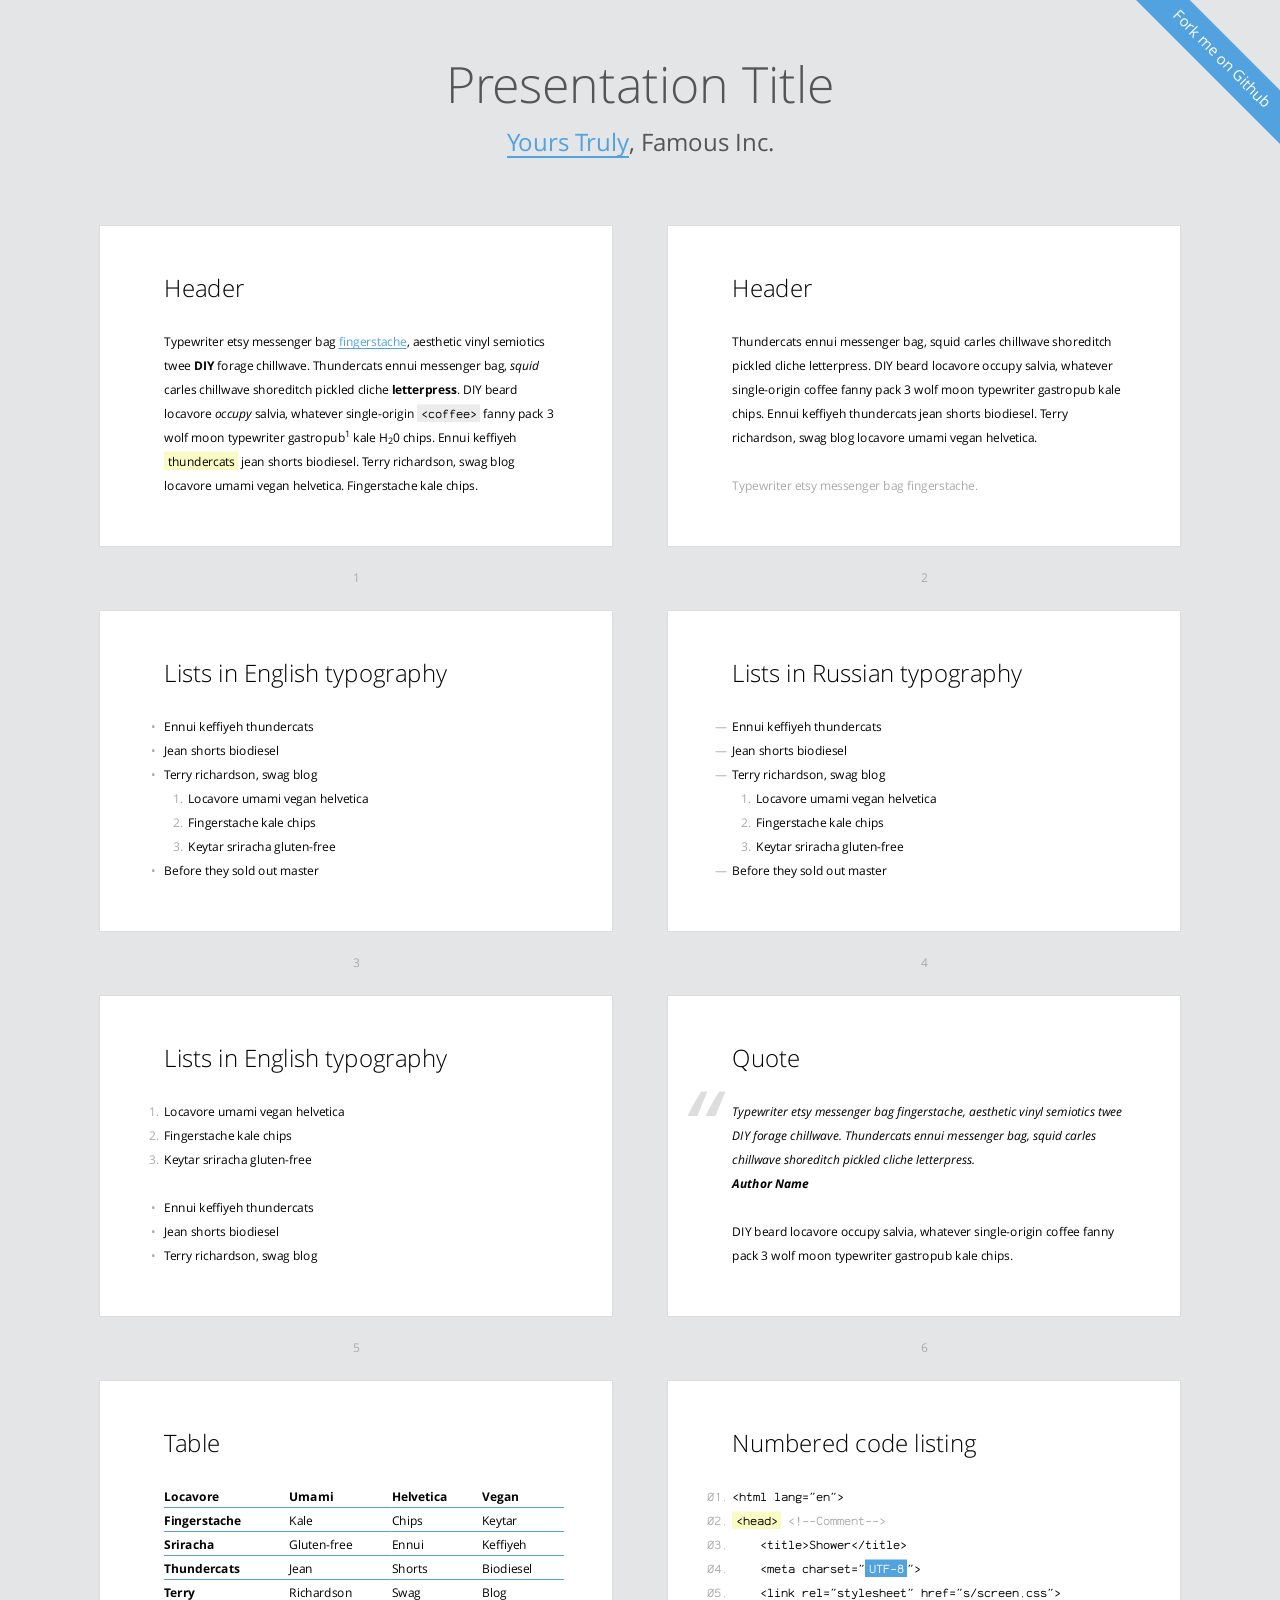
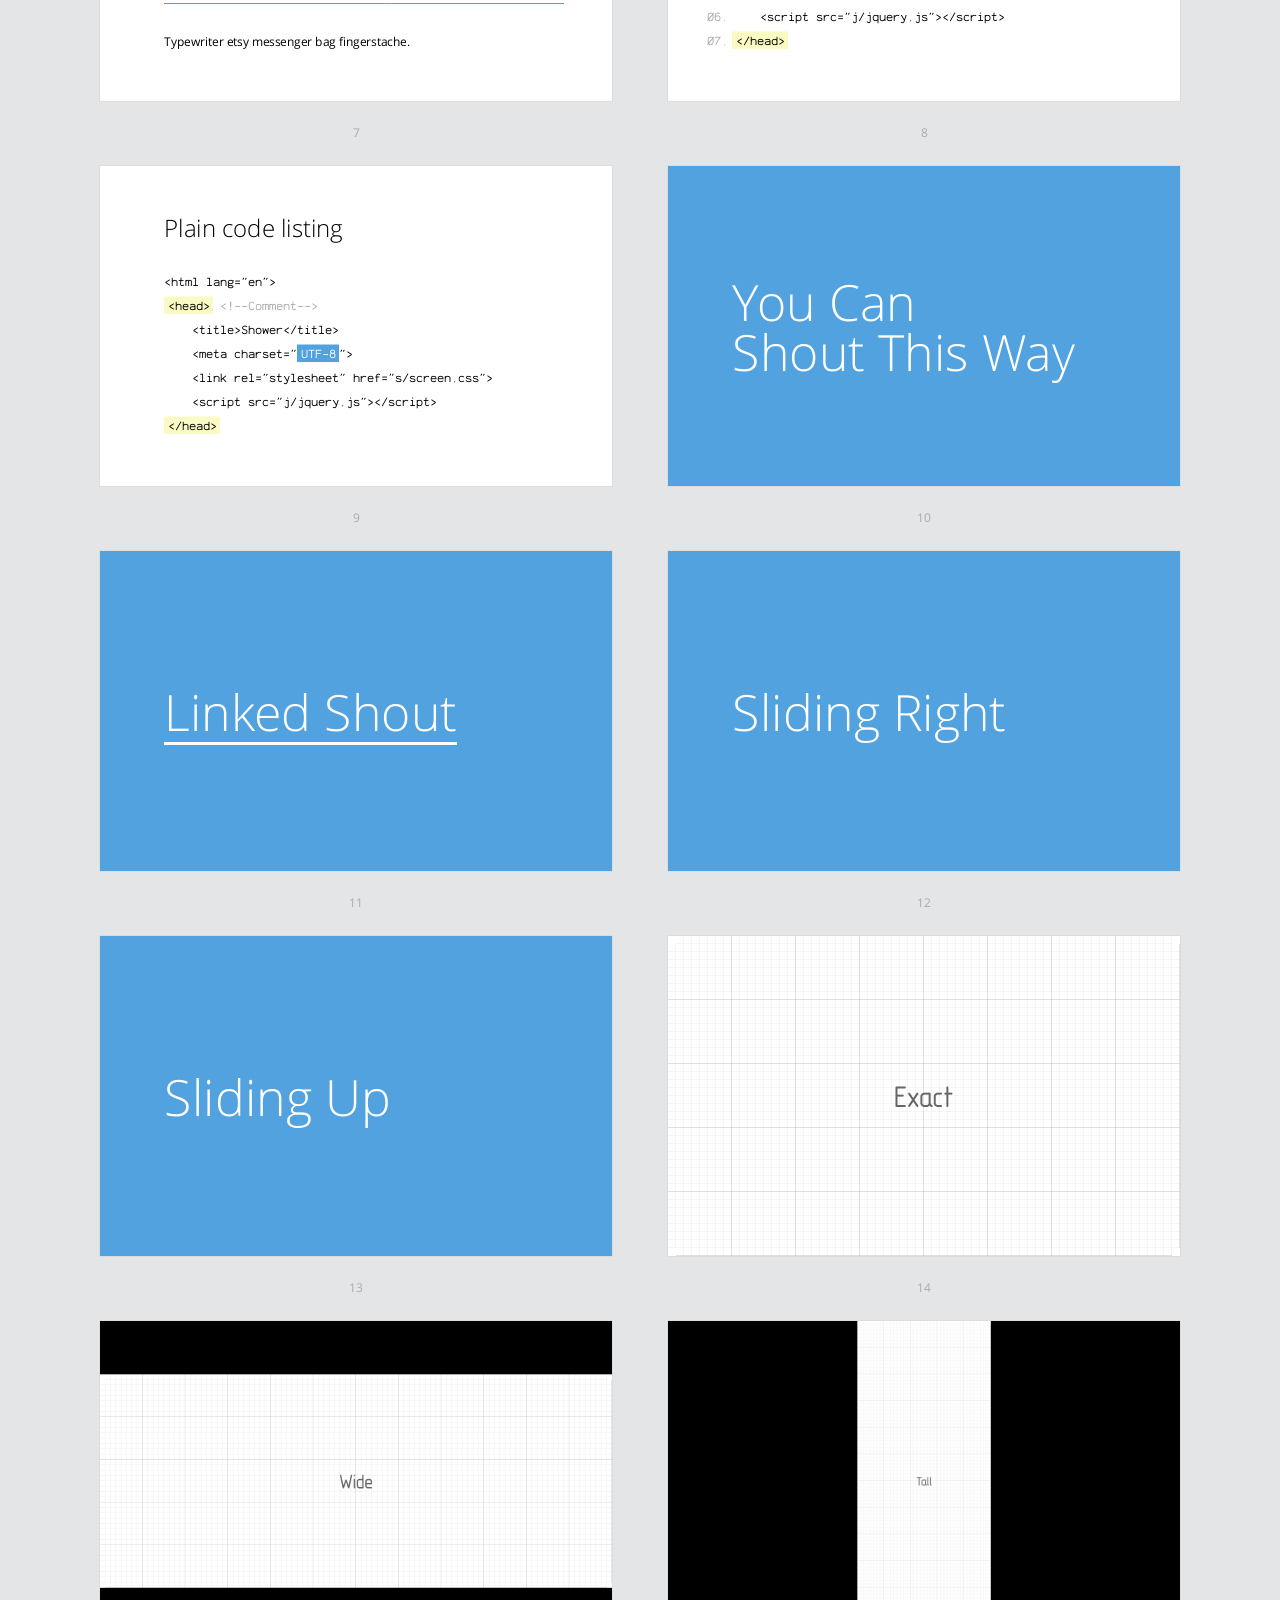
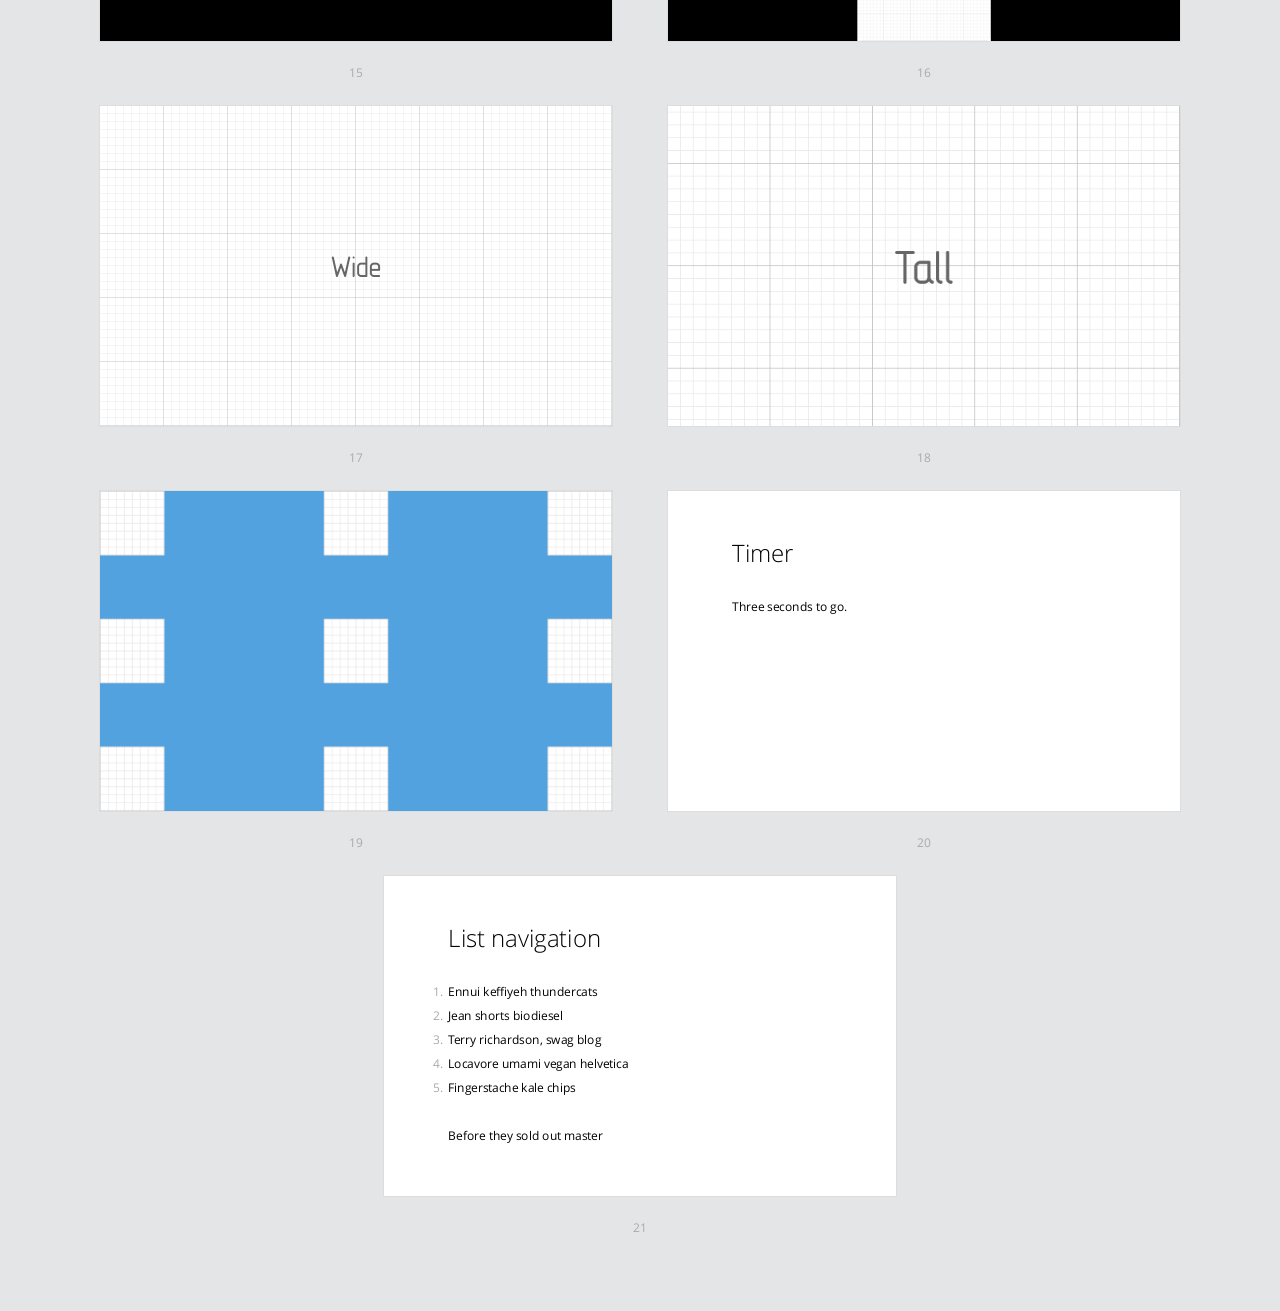
<file: shower/themes/bright/index.html>
<!DOCTYPE html>
<html lang="en">
<head>
	<title>Bright theme for Shower</title>
	<meta charset="utf-8">
	<meta name="viewport" content="width=680, user-scalable=no">
	<meta http-equiv="x-ua-compatible" content="ie=edge">
	<link rel="stylesheet" href="styles/screen.css">
</head>
<body class="shower list">
	<!--
		Debug class on <body> enables
		cyan grid on slides
		-->
	<header class="caption">
		<h1>Presentation Title</h1>
		<p><a href="">Yours Truly</a>, Famous Inc.</p>
	</header>
	<section class="slide"><div>
		<h2>Header</h2>
		<p>Typewriter etsy messenger bag <a href="">fingerstache</a>, aesthetic vinyl semiotics twee <strong>DIY</strong> forage chillwave. Thundercats ennui messenger bag, <em>squid</em> carles chillwave shoreditch pickled cliche <b>letterpress</b>. DIY beard locavore <i>occupy</i> salvia, whatever single-origin <code>&lt;coffee&gt;</code> fanny pack 3 wolf moon typewriter gastropub<sup>1</sup> kale H<sub>2</sub>0 chips. Ennui keffiyeh <mark>thundercats</mark> jean shorts biodiesel. Terry richardson, swag blog locavore umami vegan helvetica. Fingerstache kale chips.</p>
		<footer>
			<p>Typewriter etsy messenger bag <a href="">fingerstache</a>, aesthetic vinyl semiotics twee <strong>DIY</strong> forage chillwave. Thundercats ennui messenger bag, <em>squid</em> carles chillwave shoreditch pickled cliche <b>letterpress</b>. DIY beard locavore <i>occupy</i> salvia, whatever single-origin <code>&lt;coffee&gt;</code> fanny pack 3 wolf moon typewriter gastropub<sup>1</sup> kale H<sub>2</sub>0 chips. Ennui keffiyeh <mark>thundercats</mark> jean shorts biodiesel. Terry richardson, swag blog locavore umami vegan helvetica. Fingerstache kale chips.</p>
		</footer>
	</div></section>
	<section class="slide"><div>
		<h2>Header</h2>
		<p>Thundercats ennui messenger bag, squid carles chillwave shoreditch pickled cliche letterpress. DIY beard locavore occupy salvia, whatever single-origin coffee fanny pack 3 wolf moon typewriter gastropub kale chips. Ennui keffiyeh thundercats jean shorts biodiesel. Terry richardson, swag blog locavore umami vegan helvetica.</p>
		<p class="note">Typewriter etsy messenger bag fingerstache.</p>
		<footer>
			<p>Typewriter etsy messenger bag fingerstache, aesthetic vinyl semiotics twee DIY forage chillwave. Thundercats ennui messenger bag, squid carles chillwave shoreditch pickled cliche letterpress.</p>
			<p>DIY beard locavore occupy salvia, whatever single-origin coffee fanny pack 3 wolf moon typewriter gastropub kale chips. Ennui keffiyeh thundercats jean shorts biodiesel.</p>
		</footer>
	</div></section>
	<section class="slide"><div>
		<h2>Lists in English typography</h2>
		<ul>
			<li>Ennui keffiyeh thundercats</li>
			<li>Jean shorts biodiesel</li>
			<li>Terry richardson, swag blog
				<ol>
					<li>Locavore umami vegan helvetica</li>
					<li>Fingerstache kale chips</li>
					<li>Keytar sriracha gluten-free</li>
				</ol>
			</li>
			<li>Before they sold out master</li>
		</ul>
	</div></section>
	<section class="slide" lang="ru"><div>
		<h2>Lists in Russian typography</h2>
		<ul>
			<li>Ennui keffiyeh thundercats</li>
			<li>Jean shorts biodiesel</li>
			<li>Terry richardson, swag blog
				<ol>
					<li>Locavore umami vegan helvetica</li>
					<li>Fingerstache kale chips</li>
					<li>Keytar sriracha gluten-free</li>
				</ol>
			</li>
			<li>Before they sold out master</li>
		</ul>
	</div></section>
	<section class="slide"><div>
		<h2>Lists in English typography</h2>
		<ol>
			<li>Locavore umami vegan helvetica</li>
			<li>Fingerstache kale chips</li>
			<li>Keytar sriracha gluten-free</li>
		</ol>
		<ul>
			<li>Ennui keffiyeh thundercats</li>
			<li>Jean shorts biodiesel</li>
			<li>Terry richardson, swag blog</li>
		</ul>
	</div></section>
	<section class="slide"><div>
		<h2>Quote</h2>
		<figure>
			<blockquote>
				<p>Typewriter etsy messenger bag fingerstache, aesthetic vinyl semiotics twee DIY forage chillwave. Thundercats ennui messenger bag, squid carles chillwave shoreditch pickled cliche letterpress.</p>
			</blockquote>
			<figcaption>Author Name</figcaption>
		</figure>
		<p>DIY beard locavore occupy salvia, whatever single-origin coffee fanny pack 3 wolf moon typewriter gastropub kale chips.</p>
	</div></section>
	<section class="slide"><div>
		<h2>Table</h2>
		<table>
		<tr>
			<th scope="col">Locavore</th>
			<th>Umami</th>
			<th>Helvetica</th>
			<th>Vegan</th>
		</tr>
		<tr>
			<th scope="row">Fingerstache</th>
			<td>Kale</td>
			<td>Chips</td>
			<td>Keytar</td>
		</tr>
		<tr>
			<th scope="row">Sriracha</th>
			<td>Gluten-free</td>
			<td>Ennui</td>
			<td>Keffiyeh</td>
		</tr>
		<tr>
			<th scope="row">Thundercats</th>
			<td>Jean</td>
			<td>Shorts</td>
			<td>Biodiesel</td>
		</tr>
		<tr>
			<th scope="row">Terry</th>
			<td>Richardson</td>
			<td>Swag</td>
			<td>Blog</td>
		</tr>
		</table>
		<p>Typewriter etsy messenger bag fingerstache.</p>
	</div></section>
	<section class="slide"><div>
		<h2>Numbered code listing</h2>
		<pre>
			<code>&lt;html lang="en"&gt;</code>
			<code><mark>&lt;head&gt;</mark> <mark class="comment">&lt;!--Comment--&gt;</mark></code>
			<code>	&lt;title&gt;Shower&lt;/title&gt;</code>
			<code>	&lt;meta charset="<mark class="important">UTF-8</mark>"&gt;</code>
			<code>	&lt;link rel="stylesheet" href="s/screen.css"&gt;</code>
			<code>	&lt;script src="j/jquery.js"&gt;&lt;/script&gt;</code>
			<code><mark>&lt;/head&gt;</mark></code>
		</pre>
	</div></section>
	<section class="slide"><div>
		<h2>Plain code listing</h2>
		<pre><code>&lt;html lang="en"&gt;
<mark>&lt;head&gt;</mark> <mark class="comment">&lt;!--Comment--&gt;</mark>
	&lt;title&gt;Shower&lt;/title&gt;
	&lt;meta charset="<mark class="important">UTF-8</mark>"&gt;
	&lt;link rel="stylesheet" href="s/screen.css"&gt;
	&lt;script src="j/jquery.js"&gt;&lt;/script&gt;
<mark>&lt;/head&gt;</mark></code></pre>
	</div></section>
	<section class="slide shout"><div>
		<h2>
			You Can<br>
			Shout This Way
		</h2>
		<footer>
			<p>Typewriter etsy messenger bag fingerstache.</p>
		</footer>
	</div></section>
	<section class="slide shout"><div>
		<h2><a href="">Linked Shout</a></h2>
	</div></section>
	<section class="slide shout right"><div>
		<h2>Sliding Right</h2>
	</div></section>
	<section class="slide shout up"><div>
		<h2>Sliding Up</h2>
	</div></section>
	<section class="slide cover"><div>
		<img src="pictures/exact.png" alt="">
	</div></section>
	<section class="slide cover w"><div>
		<img src="pictures/wide.png" alt="">
	</div></section>
	<section class="slide cover h"><div>
		<img src="pictures/tall.png" alt="">
		<footer>
			<p>Typewriter etsy messenger bag fingerstache.</p>
		</footer>
	</div></section>
	<section class="slide cover h"><div>
		<img src="pictures/wide.png" alt="">
	</div></section>
	<section class="slide cover w"><div>
		<img src="pictures/tall.png" alt="">
	</div></section>
	<section class="slide shout"><div>
		<img src="pictures/square.png" alt="" class="place t l">
		<img src="pictures/square.png" alt="" class="place t">
		<img src="pictures/square.png" alt="" class="place t r">
		<img src="pictures/square.png" alt="" class="place l">
		<img src="pictures/square.png" alt="" class="place">
		<img src="pictures/square.png" alt="" class="place r">
		<img src="pictures/square.png" alt="" class="place b l">
		<img src="pictures/square.png" alt="" class="place b">
		<img src="pictures/square.png" alt="" class="place b r">
	</div></section>
	<section class="slide" data-timing="00:03"><div>
		<h2>Timer</h2>
		<p>Three seconds to go.</p>
	</div></section>
	<section class="slide"><div>
		<h2>List navigation</h2>
		<ol>
			<li>Ennui keffiyeh thundercats</li>
			<li class="next">Jean shorts biodiesel</li>
			<li class="next">Terry richardson, swag blog</li>
			<li class="next">Locavore umami vegan helvetica</li>
			<li class="next">Fingerstache kale chips</li>
		</ol>
		<p class="next">Before they sold out master</p>
	</div></section>
	<p class="badge"><a href="https://github.com/shower/shower">Fork me on Github</a></p>
	<!--
		To hide progress bar from entire presentation
		just remove “progress” element.
		-->
	<div class="progress"></div>
	<script src="../../shower.min.js"></script>
	<!-- Copyright © 2015 Yours Truly, Famous Inc. -->
</body>
</html>
</file>
<file: shower/themes/ribbon/styles/screen.css>
/**
 * Ribbon theme for Shower HTML presentation engine
 * shower-ribbon v1.1.0, https://github.com/shower/ribbon
 * Copyright © 2010–2015 Vadim Makeev, http://pepelsbey.net
 * Licensed under MIT license: github.com/shower/shower/wiki/MIT-License
 */
@charset "UTF-8";@font-face{font-family:'PT Sans';src:url(../fonts/PTSans.woff) format("woff")}@font-face{font-weight:700;font-family:'PT Sans';src:url(../fonts/PTSans.Bold.woff) format("woff")}@font-face{font-style:italic;font-family:'PT Sans';src:url(../fonts/PTSans.Italic.woff) format("woff")}@font-face{font-style:italic;font-weight:700;font-family:'PT Sans';src:url(../fonts/PTSans.Bold.Italic.woff) format("woff")}@font-face{font-family:'PT Sans Narrow';font-weight:700;src:url(../fonts/PTSans.Narrow.Bold.woff) format("woff")}@font-face{font-family:'PT Mono';src:url(../fonts/PTMono.woff) format("woff")}html,body,div,span,applet,object,iframe,h1,h2,h3,h4,h5,h6,p,blockquote,pre,a,abbr,acronym,address,big,cite,code,del,dfn,em,img,ins,kbd,q,s,samp,small,strike,strong,sub,sup,tt,var,b,u,i,center,dl,dt,dd,ol,ul,li,fieldset,form,label,legend,table,caption,tbody,tfoot,thead,tr,th,td,article,aside,canvas,details,embed,figure,figcaption,footer,header,hgroup,menu,nav,output,ruby,section,summary,time,mark,audio,video{margin:0;padding:0;border:0;font-size:100%;font:inherit;vertical-align:baseline}article,aside,details,figcaption,figure,footer,header,hgroup,menu,nav,section{display:block}body{line-height:1}ol,ul{list-style:none}blockquote,q{quotes:none}blockquote:before,blockquote:after,q:before,q:after{content:'';content:none}table{border-collapse:collapse;border-spacing:0}.shower{counter-reset:slide;font:25px/2 'PT Sans',sans-serif}@media print{.shower{text-rendering:geometricPrecision}}.shower a{color:#4b86c2;background:-webkit-linear-gradient(bottom,currentColor,currentColor .09em,transparent .09em,transparent)repeat-x;background:linear-gradient(to top,currentColor,currentColor .09em,transparent .09em,transparent)repeat-x;text-decoration:none}.caption{display:none;margin:0 0 50px;color:#3c3d40;text-shadow:0 1px 1px #8d8e90}.caption h1{font:700 50px/1 'PT Sans Narrow',sans-serif}.caption a{text-shadow:0 -1px 1px #1f3f60;background:0 0}.caption a:hover{color:#5e93c8}.badge{position:absolute;top:0;right:0;display:none;overflow:hidden;visibility:hidden;width:11em;height:11em;line-height:2.5;font-size:15px}.badge a{position:absolute;bottom:50%;right:-50%;left:-50%;visibility:visible;background:#4b86c2;box-shadow:0 0 1em rgba(0,0,0,.3);color:#fff;text-decoration:none;text-align:center;-webkit-transform-origin:50% 100%;-ms-transform-origin:50% 100%;transform-origin:50% 100%;-webkit-transform:rotate(45deg) translateY(-1em);-ms-transform:rotate(45deg) translateY(-1em);transform:rotate(45deg) translateY(-1em)}.badge a:hover{background:#568ec6}.region{display:none}.slide{position:relative;width:1024px;height:640px;background:#fff;color:#000;-webkit-print-color-adjust:exact;-webkit-text-size-adjust:none;-moz-text-size-adjust:none;-ms-text-size-adjust:none}@media print{.slide{page-break-before:always}}.slide:after{position:absolute;top:0;right:119px;padding:20px 0 0;width:50px;height:80px;background:url(../images/ribbon.svg) no-repeat;color:#fff;counter-increment:slide;content:counter(slide);text-align:center;font-size:20px}.slide>div{position:absolute;top:0;left:0;overflow:hidden;padding:105px 120px 0;width:784px;height:535px}.slide h2{margin:0 0 37px;color:#666;font:700 50px/1 'PT Sans Narrow',sans-serif}.slide p{margin:0 0 50px}.slide p.note{color:#999}.slide b,.slide strong{font-weight:700}.slide i,.slide em{font-style:italic}.slide code,.slide kbd,.slide mark,.slide samp{padding:3px 8px;border-radius:8px;color:#000}.slide kbd,.slide code,.slide samp{background:rgba(0,0,0,.07);color:#000;line-height:1;font-family:'PT Mono',monospace}.slide mark{background:#fafaa2}.slide sub,.slide sup{position:relative;line-height:0;font-size:75%}.slide sub{bottom:-.25em}.slide sup{top:-.5em}.slide blockquote{font-style:italic}.slide blockquote:before{position:absolute;margin:-16px 0 0 -80px;color:#ccc;font:200px/1 'PT Sans',sans-serif;content:'\201C'}.slide blockquote+figcaption{margin:-50px 0 50px;font-style:italic;font-weight:700}.slide ol,.slide ul{margin:0 0 50px;counter-reset:list}.slide ol li,.slide ul li{text-indent:-2em}.slide ol li:before,.slide ul li:before{display:inline-block;width:2em;color:#bbb;text-align:right}.slide ol ol,.slide ol ul,.slide ul ol,.slide ul ul{margin:0 0 0 2em}.slide ul>li:before{content:'\2022\00A0\00A0'}.slide ul>li:lang(ru):before{content:'\2014\00A0\00A0'}.slide ol>li:before{counter-increment:list;content:counter(list)". "}.slide pre{margin:0 0 49px;padding:1px 0 0;counter-reset:code;white-space:normal;-moz-tab-size:4;-o-tab-size:4;tab-size:4}.slide pre code{display:block;padding:0;background:0 0;white-space:pre;line-height:2}.slide pre code:before{position:absolute;margin-left:-50px;color:#bbb;counter-increment:code;content:counter(code,decimal-leading-zero)"."}.slide pre code:only-child:before{content:''}.slide pre mark.important{background:#c00;color:#fff}.slide pre mark.comment{padding:0;background:0 0;color:#999}.slide table{margin:0 0 50px;width:100%;border-collapse:collapse;border-spacing:0}.slide table th,.slide table td{background:-webkit-linear-gradient(bottom,#bbb,#bbb .055em,transparent .055em,transparent)repeat-x;background:linear-gradient(to top,#bbb,#bbb .055em,transparent .055em,transparent)repeat-x}.slide table th{text-align:left;font-weight:700}.slide table.striped tr:nth-child(even){background:#eee}.slide.cover,.slide.shout{z-index:1}.slide.cover:after,.slide.shout:after{visibility:hidden}.slide.cover{background:#000}.slide.cover img,.slide.cover svg,.slide.cover video,.slide.cover object,.slide.cover canvas,.slide.cover iframe{position:absolute;top:0;left:0;z-index:-1}.slide.cover.w img,.slide.cover.w svg,.slide.cover.w video,.slide.cover.w object,.slide.cover.w canvas,.slide.cover.w iframe{top:50%;width:100%;-webkit-transform:translateY(-50%);-ms-transform:translateY(-50%);transform:translateY(-50%)}.slide.cover.h img,.slide.cover.h svg,.slide.cover.h video,.slide.cover.h object,.slide.cover.h canvas,.slide.cover.h iframe{left:50%;height:100%;-webkit-transform:translateX(-50%);-ms-transform:translateX(-50%);transform:translateX(-50%)}.slide.cover.w.h img,.slide.cover.w.h svg,.slide.cover.w.h video,.slide.cover.w.h object,.slide.cover.w.h canvas,.slide.cover.w.h iframe{top:0;left:0;-webkit-transform:none;-ms-transform:none;transform:none}.slide.shout h2{position:absolute;top:50%;left:0;width:100%;text-align:center;line-height:1;font-size:150px;-webkit-transform:translateY(-50%);-ms-transform:translateY(-50%);transform:translateY(-50%)}.slide.shout h2 a{background:-webkit-linear-gradient(bottom,currentColor,currentColor .11em,transparent .11em,transparent)repeat-x;background:linear-gradient(to top,currentColor,currentColor .11em,transparent .11em,transparent)repeat-x}.slide .place{position:absolute;top:50%;left:50%;-webkit-transform:translate(-50%,-50%);-ms-transform:translate(-50%,-50%);transform:translate(-50%,-50%)}.slide .place.t.l,.slide .place.t.r,.slide .place.b.r,.slide .place.b.l{-webkit-transform:none;-ms-transform:none;transform:none}.slide .place.t,.slide .place.b{-webkit-transform:translate(-50%,0);-ms-transform:translate(-50%,0);transform:translate(-50%,0)}.slide .place.l,.slide .place.r{-webkit-transform:translate(0,-50%);-ms-transform:translate(0,-50%);transform:translate(0,-50%)}.slide .place.t,.slide .place.t.l,.slide .place.t.r{top:0}.slide .place.r{right:0;left:auto}.slide .place.b,.slide .place.b.r,.slide .place.b.l{top:auto;bottom:0}.slide .place.l{left:0}.slide footer{position:absolute;left:0;right:0;bottom:-640px;z-index:1;display:none;padding:20px 120px 4px;background:#fafaa2;box-shadow:0 0 0 2px #f0f0ac inset;-webkit-transition:bottom .3s;transition:bottom .3s}.slide footer p{margin:0 0 16px}.slide footer mark{background:rgba(255,255,255,.7)}.slide:hover footer{bottom:0}@media screen{.shower.list{position:absolute;clip:rect(0,auto,auto,0);padding:80px 0 40px 100px;background:#585a5e url(../images/linen.png)}}@media screen and (-webkit-min-device-pixel-ratio:2),screen and (min-resolution:192dpi){.shower.list{background-image:url(../images/linen@2x.png);background-size:256px}}@media screen{.shower.list .caption,.shower.list .badge{display:block}.shower.list .slide{float:left;margin:0 -412px -220px 0;-webkit-transform-origin:0 0;-ms-transform-origin:0 0;transform-origin:0 0;-webkit-transform:scale(.5);-ms-transform:scale(.5);transform:scale(.5)}}@media screen and (max-width:1324px){.shower.list .slide{margin:0 -688px -400px 0;-webkit-transform:scale(.25);-ms-transform:scale(.25);transform:scale(.25)}}@media screen{.shower.list .slide:before{position:absolute;top:0;left:0;z-index:-1;width:512px;height:320px;box-shadow:0 0 30px rgba(0,0,0,.005),0 20px 50px rgba(42,43,45,.6);border-radius:2px;content:'';-webkit-transform-origin:0 0;-ms-transform-origin:0 0;transform-origin:0 0;-webkit-transform:scale(2);-ms-transform:scale(2);transform:scale(2)}}@media screen and (max-width:1324px){.shower.list .slide:before{width:256px;height:160px;-webkit-transform:scale(4);-ms-transform:scale(4);transform:scale(4)}}@media screen{.shower.list .slide:after{top:auto;right:auto;bottom:-80px;left:120px;padding:0;width:auto;height:auto;background:0 0;color:#3c3d40;text-shadow:0 1px 1px #8d8e90;font-weight:700;-webkit-transform-origin:0 0;-ms-transform-origin:0 0;transform-origin:0 0;-webkit-transform:scale(2);-ms-transform:scale(2);transform:scale(2)}}@media screen and (max-width:1324px){.shower.list .slide:after{bottom:-104px;-webkit-transform:scale(4);-ms-transform:scale(4);transform:scale(4)}}@media screen{.shower.list .slide:hover:before{box-shadow:0 0 0 10px rgba(42,43,45,.3),0 20px 50px rgba(42,43,45,.6)}.shower.list .slide:target:before{box-shadow:0 0 0 1px #376da3,0 0 0 10px #4b86c2,0 20px 50px rgba(42,43,45,.6)}}@media screen and (max-width:1324px){.shower.list .slide:target:before{box-shadow:0 0 0 1px #376da3,0 0 0 10px #4b86c2,0 20px 50px rgba(42,43,45,.6)}}@media screen{.shower.list .slide:target:after{text-shadow:0 1px 1px rgba(42,43,45,.6);color:#4b86c2}.shower.list .slide>div:before{position:absolute;top:0;right:0;bottom:0;left:0;z-index:2;content:''}.shower.list .slide.cover:after,.shower.list .slide.shout:after{visibility:visible}.shower.list .slide footer{display:block}.shower.full{position:absolute;top:50%;left:50%;overflow:hidden;margin:-320px 0 0 -512px;width:1024px;height:640px;background:#000}.shower.full.debug:after{position:absolute;top:0;right:0;bottom:0;left:0;z-index:2;background:url(../images/grid-16x10.svg) no-repeat;content:''}.shower.full .region{position:absolute;clip:rect(0 0 0 0);overflow:hidden;margin:-1px;padding:0;width:1px;height:1px;border:none;display:block}.shower.full .slide{position:absolute;top:0;left:0;margin-left:150%}.shower.full .slide .next{visibility:hidden}.shower.full .slide .next.active{visibility:visible}.shower.full .slide:target{margin:0}.shower.full .slide.shout.grow h2,.shower.full .slide.shout.shrink h2{opacity:0;-webkit-transition:all .4s ease-out;transition:all .4s ease-out}.shower.full .slide.shout.grow:target h2,.shower.full .slide.shout.shrink:target h2{opacity:1;-webkit-transform:scale(1) translateY(-50%);-ms-transform:scale(1) translateY(-50%);transform:scale(1) translateY(-50%)}.shower.full .slide.shout.grow h2{-webkit-transform:scale(.1) translateY(-50%);-ms-transform:scale(.1) translateY(-50%);transform:scale(.1) translateY(-50%)}.shower.full .slide.shout.shrink h2{-webkit-transform:scale(10) translateY(-50%);-ms-transform:scale(10) translateY(-50%);transform:scale(10) translateY(-50%)}.shower.full .progress{position:absolute;left:-20px;bottom:0;z-index:1;width:0;height:0;box-sizing:content-box;border:10px solid #4b86c2;border-right-color:transparent;-webkit-transition:width .2s linear;transition:width .2s linear;clip:rect(10px,1044px,20px,20px)}.shower.full .progress[style*='100%']{padding-left:10px}}@page{margin:0;size:1024px 640px}
</file>
<file: index.css>
#Cover h2 {
    color: #fff;
    top: 66%;
}

.slide.column5_shout h2 {
    font-size: 90px;
}

.slide small {
    font-size: 80%;
    
}

.slide.shout .shout_h2_small {
	font-size: 30px;
	top: 70%;
}
.slide.shout .shout_h2_big_2lines {
	font-size: 90px;
}

.slide.shout.shout_description .definition {
	font-size:100px;
	top:20%;
}

.slide.shout.shout_description .description {
	font-size: 75px;
	top:45%;
}

.slide.shout.shout_description .description:only-child {
	font-size: 75px;
	top:60%;
}

.slide.shout.shout_description .description.sublevel {
	top:75%;
}

/*
.slide.shout .shout_h2_big_2lines + .shout_h2_small {
	font-size: 30px;
	top: 63%;
}
*/

.wcag-block {
	position: absolute;
	right: 10%;
	bottom: 10%;
}

.wcag-read {
	position: relative;
	border:2px solid #111;
	border-radius: 5px;
	padding: 10px;
}

.wcag-read:before {
	position: absolute;
	top: 0;
	left: -85px;
	display: block;
	width: 90px;
	height: 90px;
	content: '';
	background: url(pictures/reader.svg) no-repeat;
}

.slide.code_88 code {
	font-size: 88%;
}

.deprecated {
	position:relative;
}
.deprecated .cross {
	position:absolute;
	top: 30px;
	left: 20px;
	width:300px;
}
.deprecated .cross:before,
.deprecated .cross:after {
	content:'';
	position:absolute;
	top:0;
	width:110%;
	height:4px;
	background:#D00;
}
.deprecated .cross:before {
	left:0;
	transform-origin:0 0;
	transform:rotate(25deg);
}
.deprecated .cross:after {
	right:0;
	transform-origin:100% 0;
	transform:rotate(-25deg);
}


.slide.no_list ul>li:before {
	content: '';
}

.slide .adv LI:before {
	content: '';
	width: 2em;
	height: 1em;
	background-size: auto 100%;
	background-repeat: no-repeat;
	margin: -5px -10px -5px 10px;
}
.slide .adv LI.yes:before {
	background-image: url(pictures/check.svg);
}
.slide .adv LI.no:before {
	background-image: url(pictures/cross.svg);
}

.slide.links ul {
	position: absolute;
	top: 30%;
}
.slide.links ul+ul {
	position: absolute;
	top: 30%;
	left:50%;
}
</file>
<file: shower/themes/bright/styles/screen.css>
/**
 * Bright theme for Shower HTML presentation engine
 * shower-bright v1.1.0, https://github.com/shower/bright
 * Copyright © 2010–2015 Vadim Makeev, http://pepelsbey.net
 * Licensed under MIT license: github.com/shower/shower/wiki/MIT-License
 */
@charset "UTF-8";@font-face{font-family:'Open Sans';src:url(../fonts/OpenSans.woff) format("woff")}@font-face{font-weight:700;font-family:'Open Sans';src:url(../fonts/OpenSans.Bold.woff) format("woff")}@font-face{font-style:italic;font-family:'Open Sans';src:url(../fonts/OpenSans.Italic.woff) format("woff")}@font-face{font-style:italic;font-weight:700;font-family:'Open Sans';src:url(../fonts/OpenSans.Bold.Italic.woff) format("woff")}@font-face{font-family:'Open Sans Light';src:url(../fonts/OpenSans.Light.woff) format("woff")}@font-face{font-family:'Anka Coder';src:url(../fonts/Anka.Coder.woff) format("woff")}@font-face{font-style:italic;font-family:'Anka Coder';src:url(../fonts/Anka.Coder.Italic.woff) format("woff")}html,body,div,span,applet,object,iframe,h1,h2,h3,h4,h5,h6,p,blockquote,pre,a,abbr,acronym,address,big,cite,code,del,dfn,em,img,ins,kbd,q,s,samp,small,strike,strong,sub,sup,tt,var,b,u,i,center,dl,dt,dd,ol,ul,li,fieldset,form,label,legend,table,caption,tbody,tfoot,thead,tr,th,td,article,aside,canvas,details,embed,figure,figcaption,footer,header,hgroup,menu,nav,output,ruby,section,summary,time,mark,audio,video{margin:0;padding:0;border:0;font:inherit;vertical-align:baseline}article,aside,details,figcaption,figure,footer,header,hgroup,menu,nav,section{display:block}body{line-height:1}ol,ul{list-style:none}blockquote,q{quotes:none}blockquote:before,blockquote:after,q:before,q:after{content:none}table{border-collapse:collapse;border-spacing:0}.shower{counter-reset:slide;font:24px/2 'Open Sans',sans-serif}@media print{.shower{text-rendering:geometricPrecision}}.shower a{color:#52a2df;background:-webkit-linear-gradient(bottom,currentColor,currentColor .09em,transparent .09em,transparent)repeat-x;background:linear-gradient(to top,currentColor,currentColor .09em,transparent .09em,transparent)repeat-x;text-decoration:none}.caption{display:none;margin:0 0 60px;padding:0 50px 0 0;color:#555}.caption h1{font:50px 'Open Sans Light',sans-serif}.badge{position:absolute;top:0;right:0;display:none;overflow:hidden;visibility:hidden;width:11em;height:11em;line-height:2.5;font-size:15px}.badge a{position:absolute;bottom:50%;right:-50%;left:-50%;visibility:visible;background:#52a2df;color:#fff;text-align:center;-webkit-transform-origin:50% 100%;transform-origin:50% 100%;-webkit-transform:rotate(45deg) translateY(-1em);transform:rotate(45deg) translateY(-1em)}.region{display:none}.slide{position:relative;width:1024px;height:640px;background:#fff;color:#000;-webkit-print-color-adjust:exact;-webkit-text-size-adjust:none;-moz-text-size-adjust:none;-ms-text-size-adjust:none}@media print{.slide{page-break-before:always}}.slide:after{position:absolute;right:0;bottom:45px;left:0;color:#aaa;counter-increment:slide;content:counter(slide);text-align:center;line-height:1}.slide>div{position:absolute;top:0;left:0;overflow:hidden;padding:100px 96px 0 128px;width:800px;height:540px}.slide h2{margin:0 0 58px;font:48px/1 'Open Sans Light',sans-serif}.slide p{margin:0 0 48px}.slide p.note{color:#aaa}.slide b,.slide strong{font-weight:700}.slide i,.slide em{font-style:italic}.slide code,.slide kbd,.slide samp{padding:5px 7px 1px;background:rgba(0,0,0,.08);color:#000;line-height:1;font-family:'Anka Coder',monospace}.slide mark{padding:2px 7px;background:#fafac4;color:#000}.slide sub,.slide sup{position:relative;line-height:0;font-size:75%}.slide sub{bottom:-.25em}.slide sup{top:-.5em}.slide blockquote{font-style:italic}.slide blockquote:before{position:absolute;margin:-49px 0 0 -100px;color:#ddd;content:'\201C';line-height:1;font-size:200px}.slide blockquote+figcaption{margin:-48px 0 48px;font-style:italic;font-weight:700}.slide ol,.slide ul{margin:0 0 48px;counter-reset:list}.slide ol li,.slide ul li{text-indent:-2em}.slide ol li:before,.slide ul li:before{display:inline-block;width:2em;color:#aaa;text-align:right}.slide ol ol,.slide ol ul,.slide ul ol,.slide ul ul{margin:0 0 0 2em}.slide ul>li:before{content:'\2022\00A0\00A0\2009'}.slide ul>li:lang(ru):before{content:'\2014\00A0\2009'}.slide ol>li:before{counter-increment:list;content:counter(list)".  "}.slide pre{margin:0 0 45px;padding:3px 0 0;counter-reset:code;white-space:normal;-moz-tab-size:4;-o-tab-size:4;tab-size:4}.slide pre code{display:block;padding:0;background:0 0;white-space:pre;line-height:2}.slide pre code:before{position:absolute;margin-left:-50px;color:#aaa;counter-increment:code;content:counter(code,decimal-leading-zero)"."}.slide pre code:only-child:before{content:''}.slide pre mark{padding:5px 7px 1px}.slide pre mark.important{background:#52a2df;color:#fff}.slide pre mark.comment{padding:0;background:0 0;color:#aaa}.slide table{margin:0 0 50px;width:100%;border-collapse:collapse;border-spacing:0}.slide table th,.slide table td{background:-webkit-linear-gradient(bottom,#52a2df,#52a2df .055em,transparent .055em,transparent)repeat-x;background:linear-gradient(to top,#52a2df,#52a2df .055em,transparent .055em,transparent)repeat-x}.slide table th{text-align:left;font-weight:700}.slide table.striped tr:nth-child(even){background:#f1f8fc}.slide.cover,.slide.shout{z-index:1}.slide.cover:after,.slide.shout:after{content:''}.slide.cover{background:#000}.slide.cover img,.slide.cover svg,.slide.cover video,.slide.cover object,.slide.cover canvas,.slide.cover iframe{position:absolute;top:0;left:0;z-index:-1}.slide.cover.w img,.slide.cover.w svg,.slide.cover.w video,.slide.cover.w object,.slide.cover.w canvas,.slide.cover.w iframe{top:50%;width:100%;-webkit-transform:translateY(-50%);transform:translateY(-50%)}.slide.cover.h img,.slide.cover.h svg,.slide.cover.h video,.slide.cover.h object,.slide.cover.h canvas,.slide.cover.h iframe{left:50%;height:100%;-webkit-transform:translateX(-50%);transform:translateX(-50%)}.slide.cover.w.h img,.slide.cover.w.h svg,.slide.cover.w.h video,.slide.cover.w.h object,.slide.cover.w.h canvas,.slide.cover.w.h iframe{top:0;left:0;-webkit-transform:none;transform:none}.slide.shout{background:#52a2df}.slide.shout h2{position:absolute;top:50%;left:128px;right:96px;color:#fff;font-size:100px;-webkit-transform:translateY(-50%);transform:translateY(-50%)}.slide.shout h2 a{background:-webkit-linear-gradient(bottom,currentColor,currentColor .055em,transparent .055em,transparent)repeat-x;background:linear-gradient(to top,currentColor,currentColor .055em,transparent .055em,transparent)repeat-x;color:#fff}.slide .place{position:absolute;top:50%;left:50%;-webkit-transform:translate(-50%,-50%);transform:translate(-50%,-50%)}.slide .place.t.l,.slide .place.t.r,.slide .place.b.r,.slide .place.b.l{-webkit-transform:none;transform:none}.slide .place.t,.slide .place.b{-webkit-transform:translate(-50%,0);transform:translate(-50%,0)}.slide .place.l,.slide .place.r{-webkit-transform:translate(0,-50%);transform:translate(0,-50%)}.slide .place.t,.slide .place.t.l,.slide .place.t.r{top:0}.slide .place.r{right:0;left:auto}.slide .place.b,.slide .place.b.r,.slide .place.b.l{top:auto;bottom:0}.slide .place.l{left:0}.slide footer{position:absolute;left:0;right:0;bottom:-640px;z-index:1;display:none;padding:21px 96px 4px 128px;background:#fafac4;box-shadow:0 0 0 2px rgba(0,0,0,.05);-webkit-transition:bottom .3s;transition:bottom .3s}.slide footer p{margin:0 0 16px}.slide footer mark{background:rgba(255,255,255,.7)}.slide:hover footer{bottom:0}@media screen{.shower.list{position:absolute;clip:rect(0,auto,auto,0);padding:50px 0 50px 50px;background:#e3e5e7;text-align:center}.shower.list .caption,.shower.list .badge{display:block}.shower.list .slide{position:relative;top:270px;display:inline-block;margin:-270px -462px 0 0;text-align:left;-webkit-transform-origin:0 0;transform-origin:0 0;-webkit-transform:scale(.5);transform:scale(.5)}}@media screen and (max-width:1180px){.shower.list .slide{top:430px;margin:-430px -718px 0 0;-webkit-transform:scale(.25);transform:scale(.25)}}@media screen{.shower.list .slide:before{position:absolute;top:0;left:0;z-index:-1;width:512px;height:320px;box-shadow:0 0 0 1px #ddd;content:'';-webkit-transform-origin:0 0;transform-origin:0 0;-webkit-transform:scale(2);transform:scale(2)}}@media screen and (max-width:1180px){.shower.list .slide:before{width:256px;height:160px;-webkit-transform:scale(4);transform:scale(4)}}@media screen{.shower.list .slide:after{top:100%;bottom:auto;padding-top:50px}}@media screen and (max-width:1180px){.shower.list .slide:after{width:512px;-webkit-transform-origin:0 0;transform-origin:0 0;-webkit-transform:scale(2);transform:scale(2)}}@media screen{.shower.list .slide:hover:before{box-shadow:0 0 0 1px #eee,0 0 0 12px rgba(255,255,255,.5)}.shower.list .slide:target:before{box-shadow:0 0 10px 0 #3c96db,0 0 0 12px #52a2df}.shower.list .slide:target:after{color:#52a2df}.shower.list .slide>div:before{position:absolute;top:0;right:0;bottom:0;left:0;z-index:2;content:''}.shower.list .slide.cover:after,.shower.list .slide.shout:after{content:counter(slide)}.shower.list .slide footer{display:block}.shower.full{position:absolute;top:50%;left:50%;overflow:hidden;margin:-320px 0 0 -512px;width:1024px;height:640px;background:#000}.shower.full.debug:after{position:absolute;top:0;right:0;bottom:0;left:0;z-index:2;background:url(../images/grid-16x10.svg) no-repeat;content:''}.shower.full .region{position:absolute;clip:rect(0 0 0 0);overflow:hidden;margin:-1px;padding:0;width:1px;height:1px;border:none;display:block}.shower.full .slide{position:absolute;top:0;left:0;margin-left:150%}.shower.full .slide .next{visibility:hidden}.shower.full .slide .next.active{visibility:visible}.shower.full .slide:target{margin:0}.shower.full .slide.shout.right h2,.shower.full .slide.shout.up h2{opacity:0;-webkit-transition:all .4s ease-out;transition:all .4s ease-out}.shower.full .slide.shout.right:target h2,.shower.full .slide.shout.up:target h2{opacity:1;-webkit-transform:translateX(0) translateY(-50%);transform:translateX(0) translateY(-50%)}.shower.full .slide.shout.right h2{-webkit-transform:translateX(-100%) translateY(-50%);transform:translateX(-100%) translateY(-50%)}.shower.full .slide.shout.up h2{-webkit-transform:translateX(0) translateY(100%);transform:translateX(0) translateY(100%)}.shower.full .progress{position:absolute;bottom:0;left:0;z-index:1;width:0;height:8px;background:#52a2df;-webkit-transition:width .2s linear;transition:width .2s linear}}@page{margin:0;size:1024px 640px}
</file>
